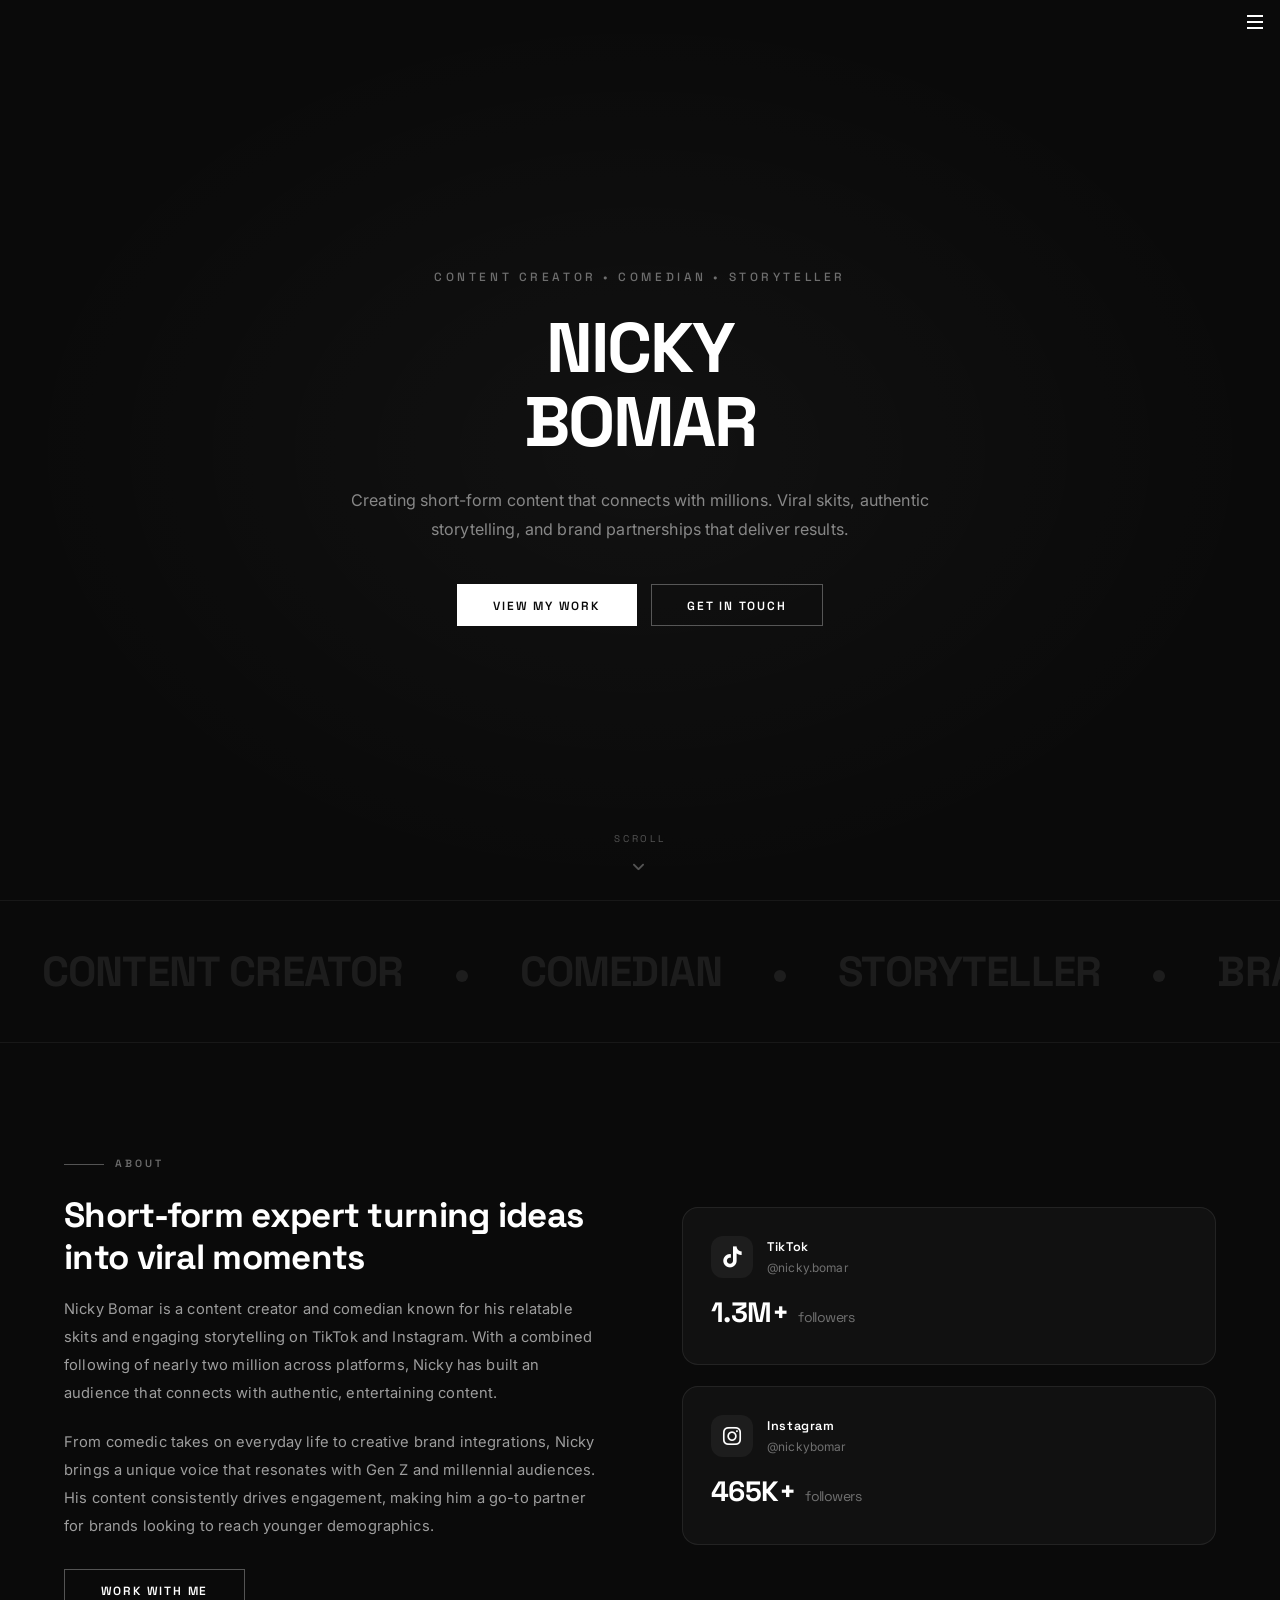
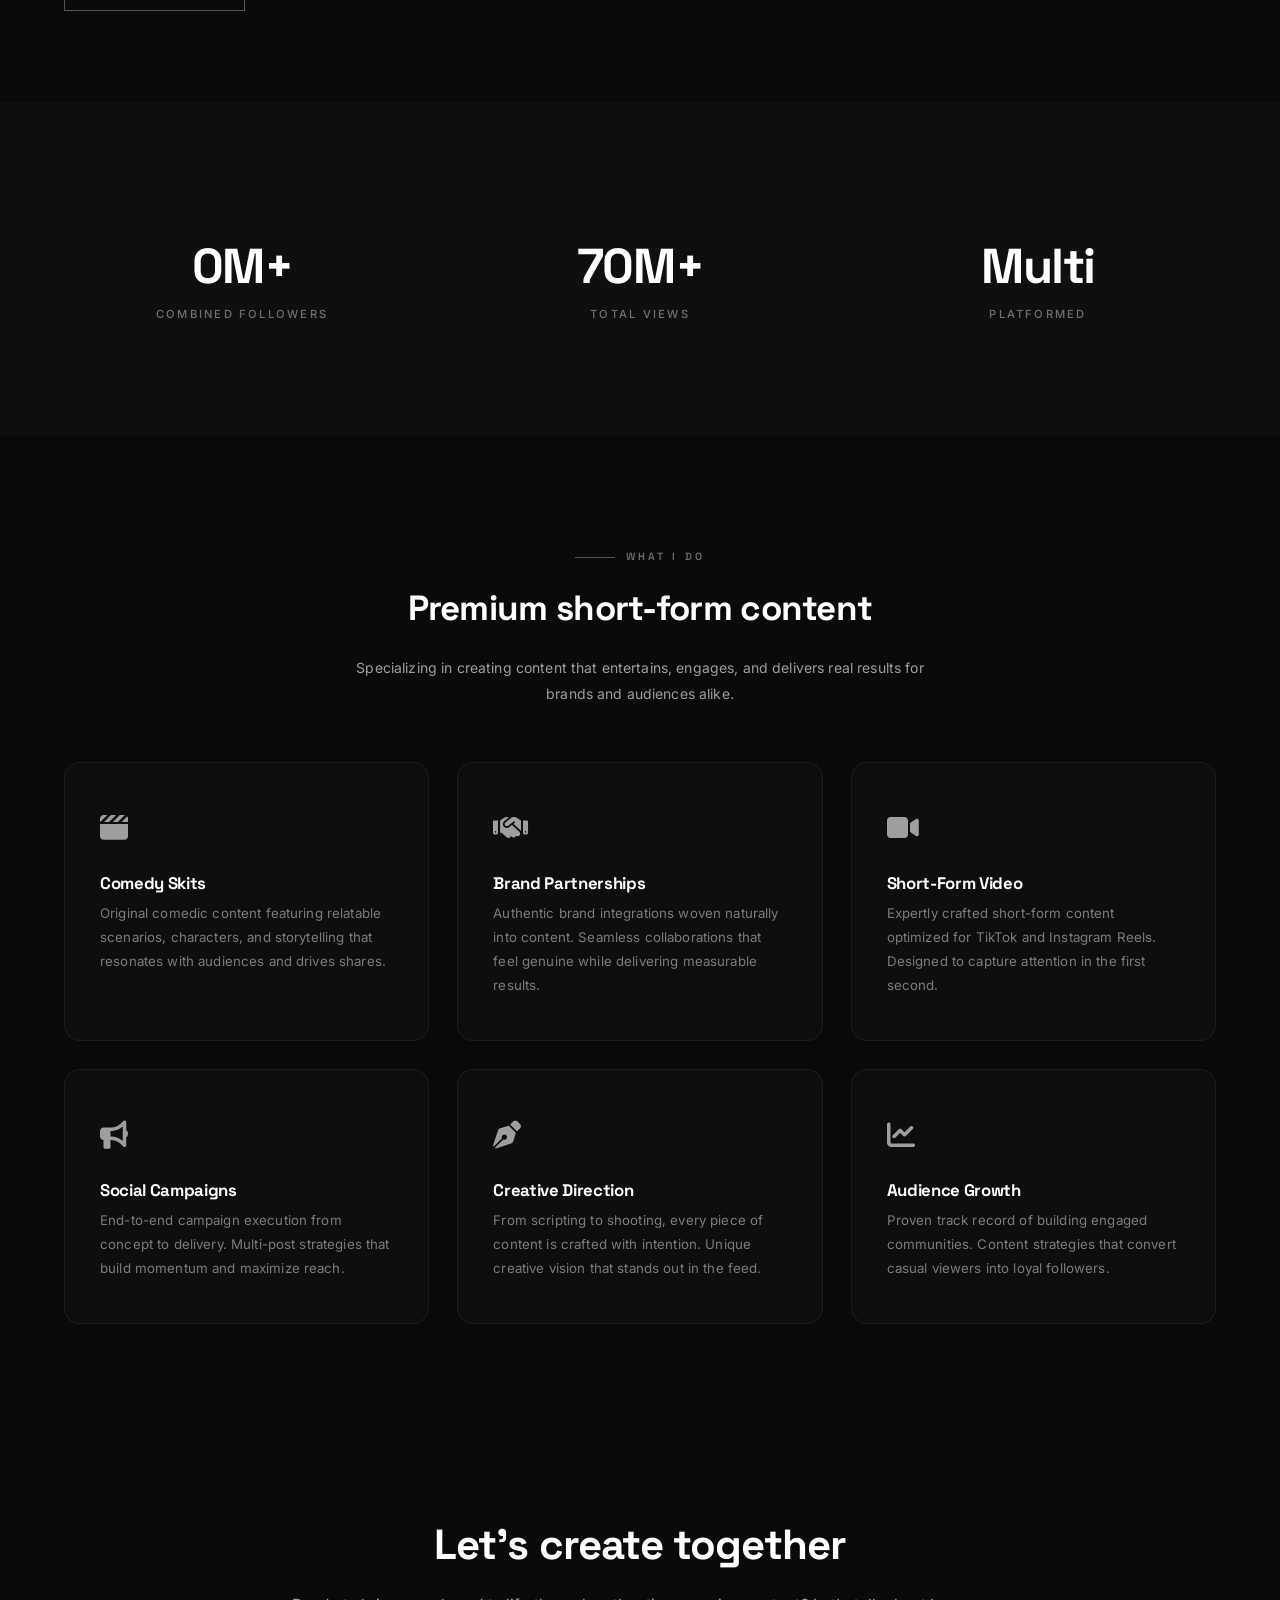
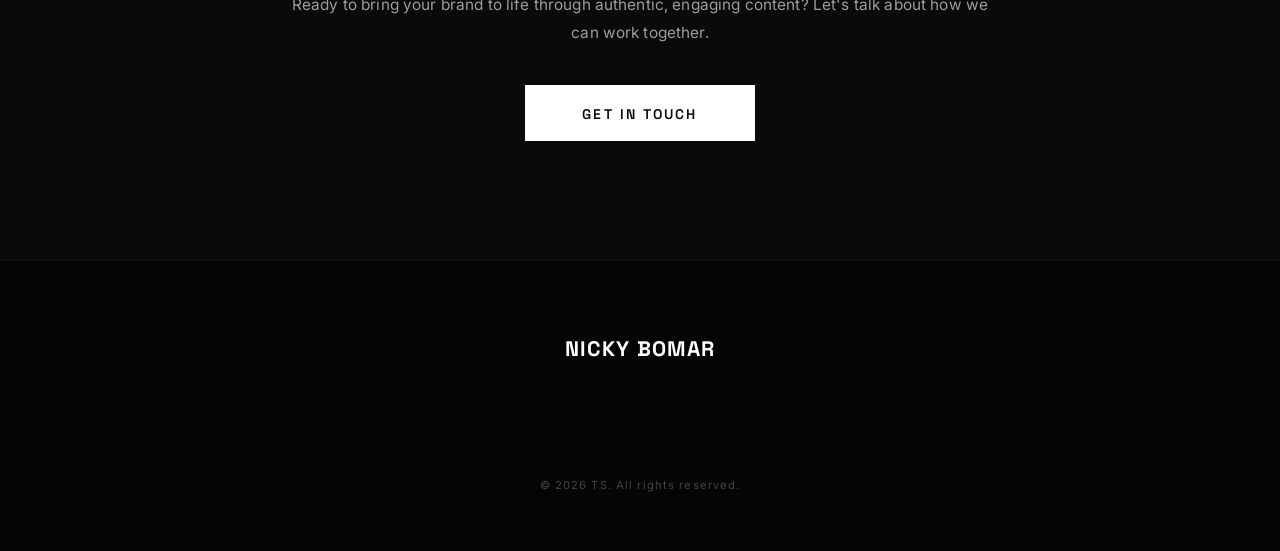
<file: bomar/index.html>
<!DOCTYPE HTML>
<html>
	<head>
		<title>Nicky Bomar | Content Creator</title>
		<meta charset="utf-8" />
		<meta name="viewport" content="width=device-width, initial-scale=1, user-scalable=no" />
		<meta name="description" content="Nicky Bomar - Content creator, comedian, and social media personality creating viral skits on TikTok and Instagram." />
		<link rel="stylesheet" href="https://cdnjs.cloudflare.com/ajax/libs/font-awesome/6.5.1/css/all.min.css" />
		<link rel="stylesheet" href="assets/css/main.css" />
		<noscript>
			<link rel="stylesheet" href="assets/css/noscript.css" />
		</noscript>
	</head>
	<body class="landing is-preload">
		<div id="page-wrapper">

			<!-- Header -->
			<header id="header" class="alt">
				<h1><a href="home.html">NICKY BOMAR</a></h1>
				<nav id="nav">
					<ul>
						<li class="special">
							<a href="#menu" class="menuToggle"></a>
							<div id="menu">
								<ul>
									<li><a href="index.html">Home</a></li>
									<li><a href="partners.html">Partners</a></li>
									<li><a href="contact.html">Contact</a></li>
								</ul>
							</div>
						</li>
					</ul>
				</nav>
			</header>

			<!-- Banner -->
			<section id="banner">
				<div class="inner">
					<div class="subtitle">Content Creator &bull; Comedian &bull; Storyteller</div>
					<h2>NICKY<br/>BOMAR</h2>
					<p>Creating short-form content that connects with millions. Viral skits, authentic storytelling, and brand partnerships that deliver results.</p>
					<ul class="actions">
						<li><a href="partners.html" class="button primary">View My Work</a></li>
						<li><a href="contact.html" class="button">Get In Touch</a></li>
					</ul>
				</div>
				<a href="#about" class="more scrolly">Scroll</a>
			</section>

			<!-- Marquee -->
			<div class="marquee-section">
				<div class="marquee-track">
					<span class="marquee-item">CONTENT CREATOR <span class="separator"></span> COMEDIAN <span class="separator"></span> STORYTELLER <span class="separator"></span> BRAND PARTNER <span class="separator"></span> TIKTOK <span class="separator"></span> INSTAGRAM <span class="separator"></span></span>
					<span class="marquee-item">CONTENT CREATOR <span class="separator"></span> COMEDIAN <span class="separator"></span> STORYTELLER <span class="separator"></span> BRAND PARTNER <span class="separator"></span> TIKTOK <span class="separator"></span> INSTAGRAM <span class="separator"></span></span>
				</div>
			</div>

			<!-- About Section -->
			<section id="about" class="wrapper bg-dark">
				<div class="inner">
					<div class="about-grid">
						<div class="about-content animate-on-scroll">
							<div class="section-label">About</div>
							<h2>Short-form expert turning ideas into viral moments</h2>
							<p>Nicky Bomar is a content creator and comedian known for his relatable skits and engaging storytelling on TikTok and Instagram. With a combined following of nearly two million across platforms, Nicky has built an audience that connects with authentic, entertaining content.</p>
							<p>From comedic takes on everyday life to creative brand integrations, Nicky brings a unique voice that resonates with Gen Z and millennial audiences. His content consistently drives engagement, making him a go-to partner for brands looking to reach younger demographics.</p>
							<ul class="actions" style="margin-top: 2em;">
								<li><a href="contact.html" class="button">Work With Me</a></li>
							</ul>
						</div>
						<div class="about-visual animate-on-scroll delay-2">
							<a href="https://www.tiktok.com/@nicky.bomar" target="_blank" class="platform-card" style="text-decoration: none; color: inherit; display: block;">
								<div class="platform-header">
									<div class="platform-icon"><i class="fa-brands fa-tiktok"></i></div>
									<div>
										<div class="platform-name">TikTok</div>
										<div class="platform-handle">@nicky.bomar</div>
									</div>
								</div>
								<div class="platform-followers">1.3M+ <span>followers</span></div>
							</a>
							<a href="https://www.instagram.com/nickybomar/?hl=es" target="_blank" class="platform-card" style="text-decoration: none; color: inherit; display: block;">
								<div class="platform-header">
									<div class="platform-icon"><i class="fa-brands fa-instagram"></i></div>
									<div>
										<div class="platform-name">Instagram</div>
										<div class="platform-handle">@nickybomar</div>
									</div>
								</div>
								<div class="platform-followers">465K+ <span>followers</span></div>
							</a>
						</div>
					</div>
				</div>
			</section>

			<!-- Stats Section -->
			<section class="wrapper bg-subtle">
				<div class="inner">
					<div class="stats-grid">
						<div class="stat-item animate-on-scroll">
							<div class="stat-number">1.8M+</div>
							<div class="stat-label">Combined Followers</div>
						</div>
						<div class="stat-item animate-on-scroll delay-2">
							<div class="stat-number">100M+</div>
							<div class="stat-label">Total Views</div>
						</div>
						<div class="stat-item animate-on-scroll delay-4">
							<div class="stat-number">Multi</div>
							<div class="stat-label">Platformed</div>
						</div>
					</div>
				</div>
			</section>

			<!-- What I Do Section -->
			<section class="wrapper bg-dark">
				<div class="inner">
					<div class="text-center animate-on-scroll" style="margin-bottom: 4em;">
						<div class="section-label" style="justify-content: center;">
							<span>What I Do</span>
						</div>
						<h2>Premium short-form content</h2>
						<p style="max-width: 600px; margin-left: auto; margin-right: auto;">Specializing in creating content that entertains, engages, and delivers real results for brands and audiences alike.</p>
					</div>
					<div class="services-grid">
						<div class="service-card animate-on-scroll delay-1">
							<div class="service-icon"><i class="fa-solid fa-clapperboard"></i></div>
							<h3>Comedy Skits</h3>
							<p>Original comedic content featuring relatable scenarios, characters, and storytelling that resonates with audiences and drives shares.</p>
						</div>
						<div class="service-card animate-on-scroll delay-2">
							<div class="service-icon"><i class="fa-solid fa-handshake"></i></div>
							<h3>Brand Partnerships</h3>
							<p>Authentic brand integrations woven naturally into content. Seamless collaborations that feel genuine while delivering measurable results.</p>
						</div>
						<div class="service-card animate-on-scroll delay-3">
							<div class="service-icon"><i class="fa-solid fa-video"></i></div>
							<h3>Short-Form Video</h3>
							<p>Expertly crafted short-form content optimized for TikTok and Instagram Reels. Designed to capture attention in the first second.</p>
						</div>
						<div class="service-card animate-on-scroll delay-4">
							<div class="service-icon"><i class="fa-solid fa-bullhorn"></i></div>
							<h3>Social Campaigns</h3>
							<p>End-to-end campaign execution from concept to delivery. Multi-post strategies that build momentum and maximize reach.</p>
						</div>
						<div class="service-card animate-on-scroll delay-5">
							<div class="service-icon"><i class="fa-solid fa-pen-nib"></i></div>
							<h3>Creative Direction</h3>
							<p>From scripting to shooting, every piece of content is crafted with intention. Unique creative vision that stands out in the feed.</p>
						</div>
						<div class="service-card animate-on-scroll delay-6">
							<div class="service-icon"><i class="fa-solid fa-chart-line"></i></div>
							<h3>Audience Growth</h3>
							<p>Proven track record of building engaged communities. Content strategies that convert casual viewers into loyal followers.</p>
						</div>
					</div>
				</div>
			</section>

			<!-- CTA -->
			<section id="cta" class="wrapper">
				<div class="inner animate-on-scroll">
					<h2>Let's create together</h2>
					<p>Ready to bring your brand to life through authentic, engaging content? Let's talk about how we can work together.</p>
					<ul class="actions" style="justify-content: center; list-style: none; padding: 0;">
						<li><a href="contact.html" class="button primary large">Get In Touch</a></li>
					</ul>
				</div>
			</section>

			<!-- Footer -->
			<footer id="footer">
				<div class="footer-brand">NICKY BOMAR</div>
				<ul class="icons">
					<li>
						<a href="https://www.tiktok.com/@nicky.bomar" target="_blank" class="icon brands fa-tiktok">
							<span class="label">TikTok</span>
						</a>
					</li>
					<li>
						<a href="https://www.instagram.com/nickybomar/?hl=es" target="_blank" class="icon brands fa-instagram">
							<span class="label">Instagram</span>
						</a>
					</li>
					<li>
						<a href="mailto:hello@nickybomar.com" class="icon solid fa-envelope">
							<span class="label">Email</span>
						</a>
					</li>
				</ul>
				<ul class="copyright">
					<li>&copy; 2026 TS. All rights reserved.</li>
				</ul>
			</footer>

		</div>

		<!-- Scripts -->
		<script src="assets/js/jquery.min.js"></script>
		<script src="assets/js/jquery.scrollex.min.js"></script>
		<script src="assets/js/jquery.scrolly.min.js"></script>
		<script src="assets/js/browser.min.js"></script>
		<script src="assets/js/breakpoints.min.js"></script>
		<script src="assets/js/util.js"></script>
		<script src="assets/js/main.js"></script>
	</body>
</html>
</file>
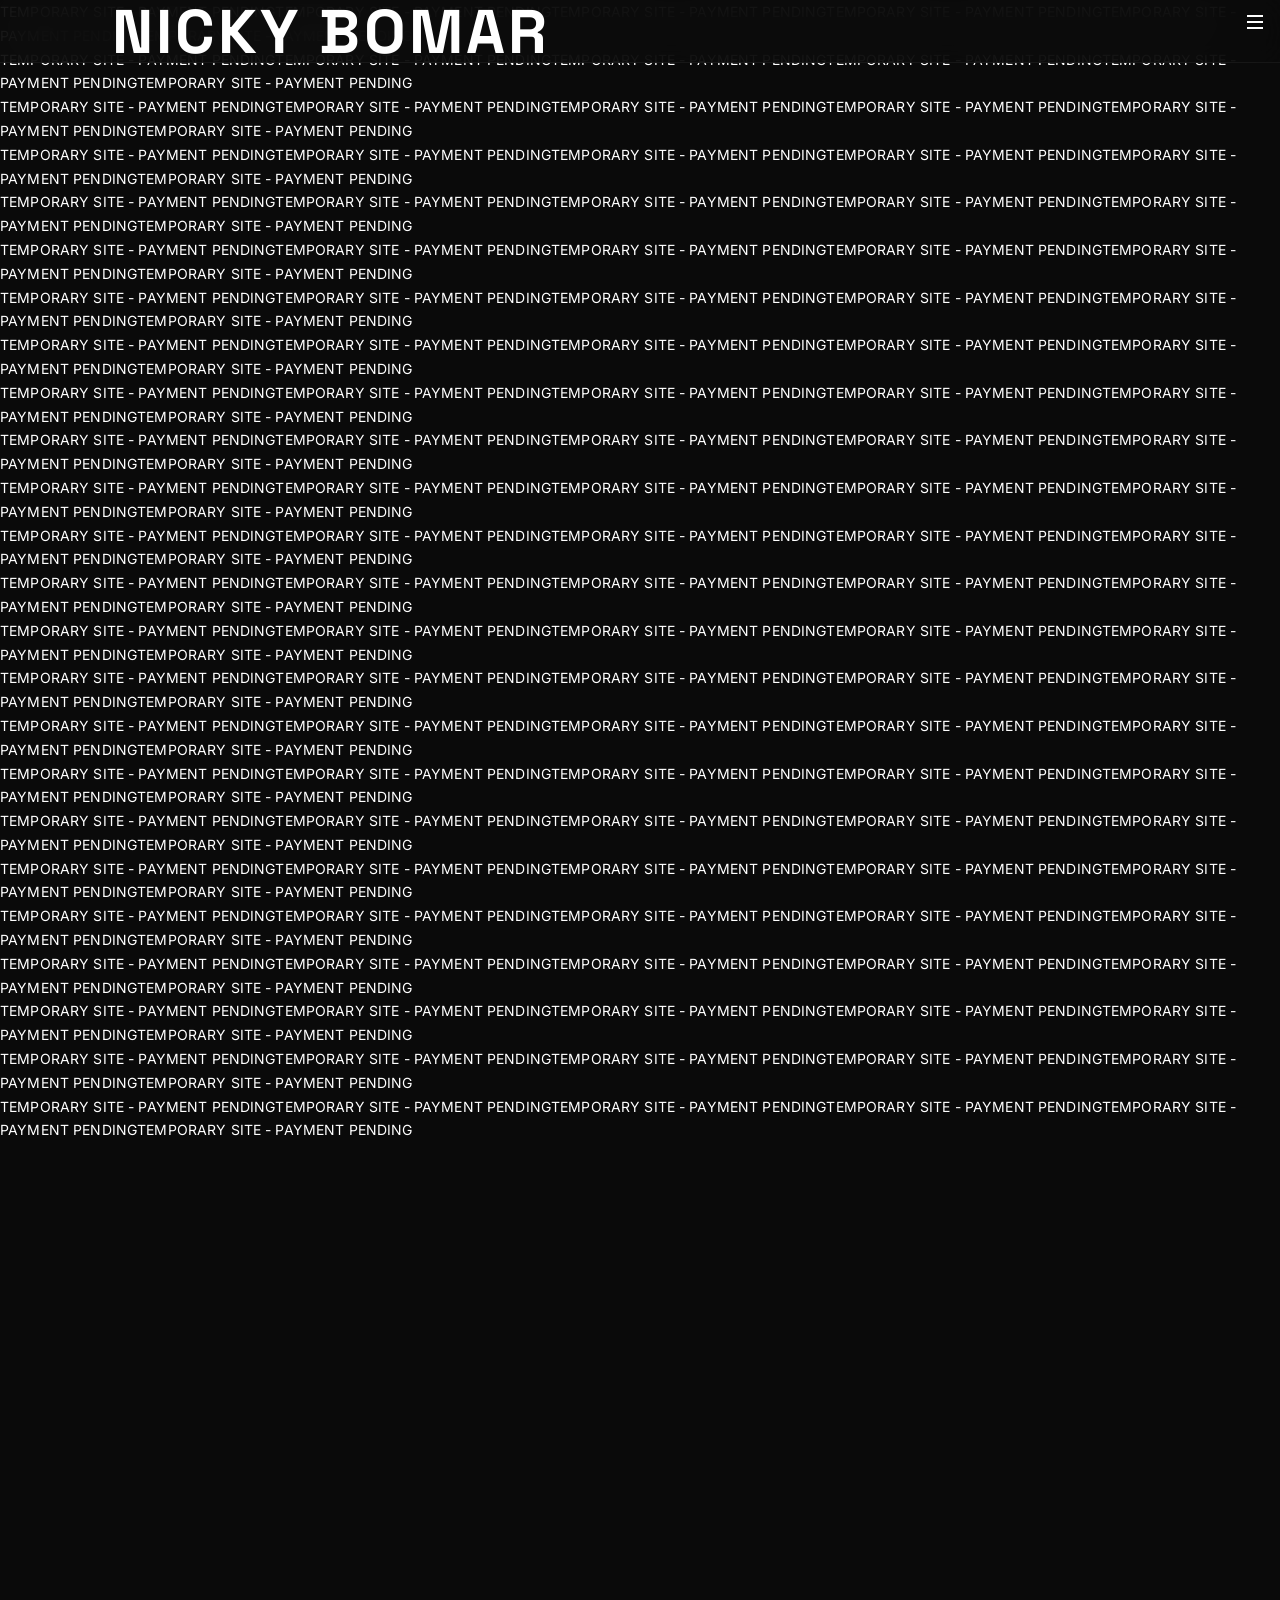
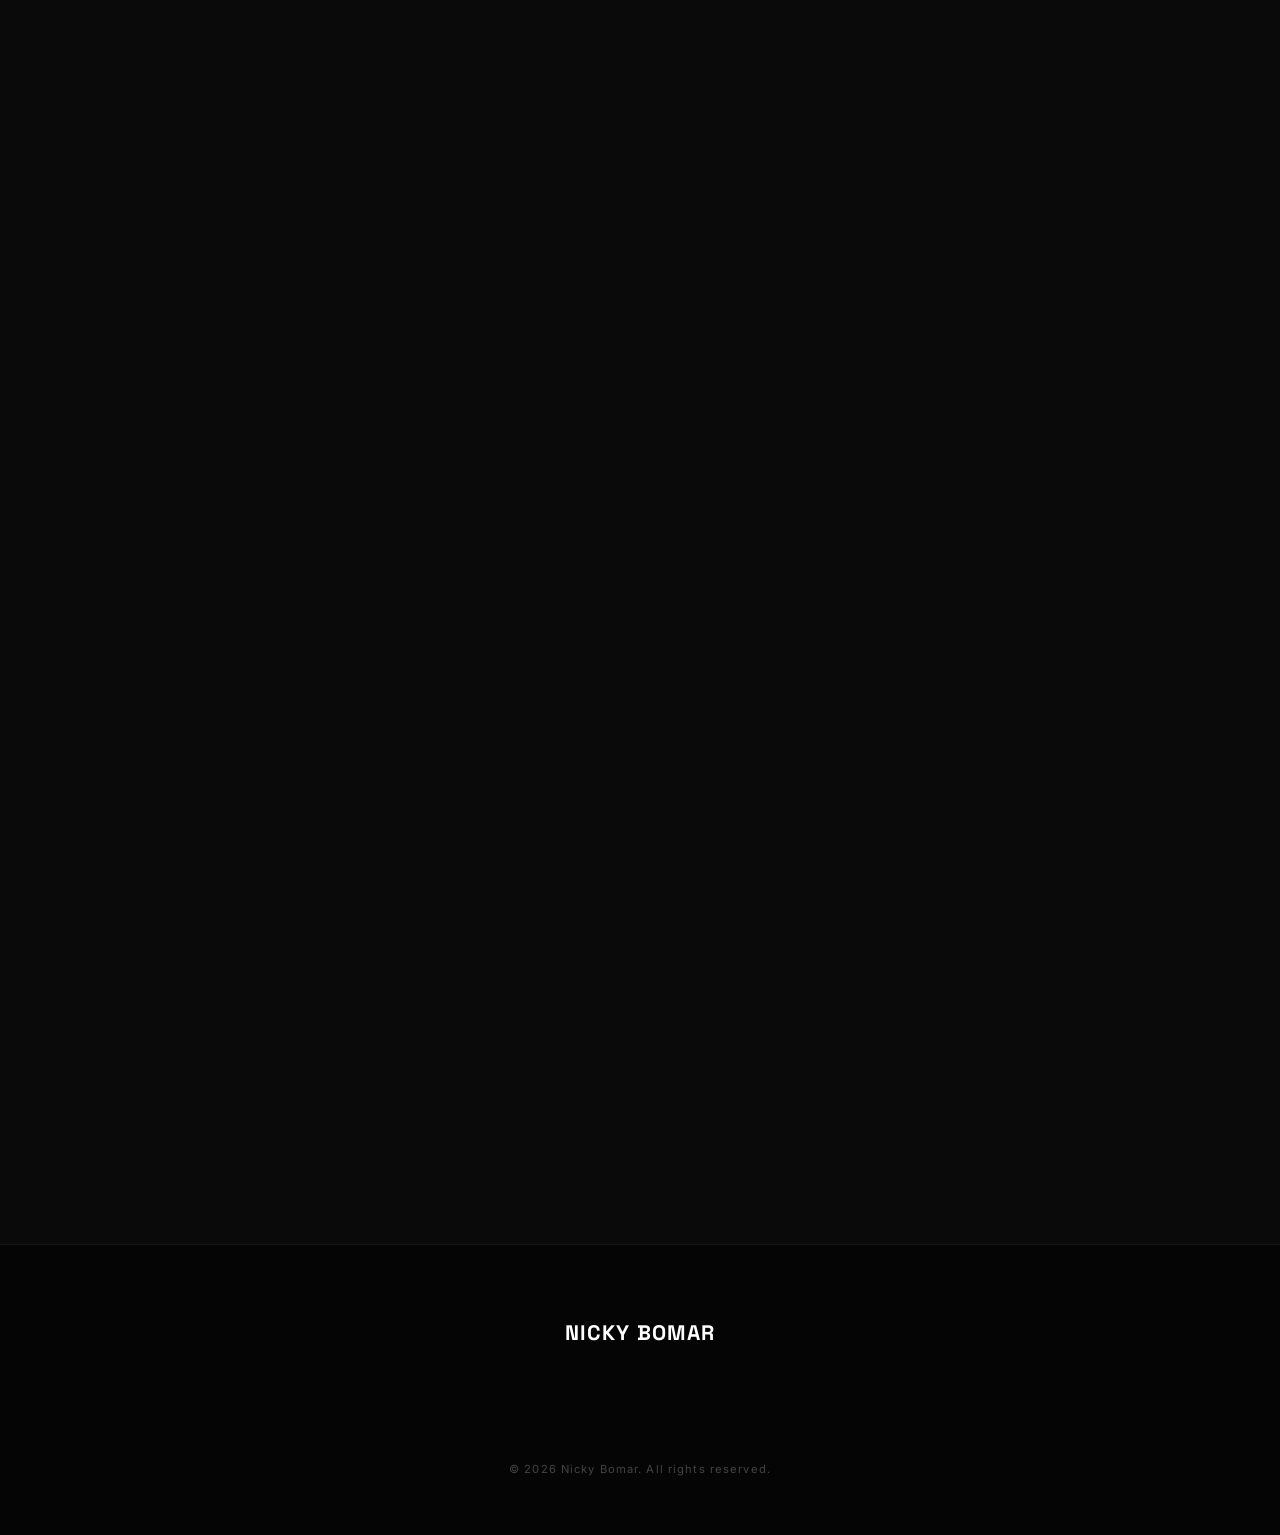
<file: bomar/contact.html>
<!DOCTYPE HTML>
<html>
	<head>
		<title>Contact | Nicky Bomar</title>
		<meta charset="utf-8" />
		<meta name="viewport" content="width=device-width, initial-scale=1, user-scalable=no" />
		<meta name="description" content="Get in touch with Nicky Bomar for brand partnerships, collaborations, and business inquiries." />
		<link rel="stylesheet" href="https://cdnjs.cloudflare.com/ajax/libs/font-awesome/6.5.1/css/all.min.css" />
		<link rel="stylesheet" href="assets/css/main.css" />
		<noscript>
			<link rel="stylesheet" href="assets/css/noscript.css" />
		</noscript>
	</head>
	<body class="is-preload">
		<!-- WATERMARK OVERLAY - DO NOT REMOVE -->
		<div id="watermark-overlay" aria-hidden="true" data-nosnippet>
			<div class="watermark-border"></div>
			<div class="watermark-content">
				<div class="watermark-row"><span>TEMPORARY SITE - PAYMENT PENDING</span><span>TEMPORARY SITE - PAYMENT PENDING</span><span>TEMPORARY SITE - PAYMENT PENDING</span><span>TEMPORARY SITE - PAYMENT PENDING</span><span>TEMPORARY SITE - PAYMENT PENDING</span><span>TEMPORARY SITE - PAYMENT PENDING</span></div>
				<div class="watermark-row"><span>TEMPORARY SITE - PAYMENT PENDING</span><span>TEMPORARY SITE - PAYMENT PENDING</span><span>TEMPORARY SITE - PAYMENT PENDING</span><span>TEMPORARY SITE - PAYMENT PENDING</span><span>TEMPORARY SITE - PAYMENT PENDING</span><span>TEMPORARY SITE - PAYMENT PENDING</span></div>
				<div class="watermark-row"><span>TEMPORARY SITE - PAYMENT PENDING</span><span>TEMPORARY SITE - PAYMENT PENDING</span><span>TEMPORARY SITE - PAYMENT PENDING</span><span>TEMPORARY SITE - PAYMENT PENDING</span><span>TEMPORARY SITE - PAYMENT PENDING</span><span>TEMPORARY SITE - PAYMENT PENDING</span></div>
				<div class="watermark-row"><span>TEMPORARY SITE - PAYMENT PENDING</span><span>TEMPORARY SITE - PAYMENT PENDING</span><span>TEMPORARY SITE - PAYMENT PENDING</span><span>TEMPORARY SITE - PAYMENT PENDING</span><span>TEMPORARY SITE - PAYMENT PENDING</span><span>TEMPORARY SITE - PAYMENT PENDING</span></div>
				<div class="watermark-row"><span>TEMPORARY SITE - PAYMENT PENDING</span><span>TEMPORARY SITE - PAYMENT PENDING</span><span>TEMPORARY SITE - PAYMENT PENDING</span><span>TEMPORARY SITE - PAYMENT PENDING</span><span>TEMPORARY SITE - PAYMENT PENDING</span><span>TEMPORARY SITE - PAYMENT PENDING</span></div>
				<div class="watermark-row"><span>TEMPORARY SITE - PAYMENT PENDING</span><span>TEMPORARY SITE - PAYMENT PENDING</span><span>TEMPORARY SITE - PAYMENT PENDING</span><span>TEMPORARY SITE - PAYMENT PENDING</span><span>TEMPORARY SITE - PAYMENT PENDING</span><span>TEMPORARY SITE - PAYMENT PENDING</span></div>
				<div class="watermark-row"><span>TEMPORARY SITE - PAYMENT PENDING</span><span>TEMPORARY SITE - PAYMENT PENDING</span><span>TEMPORARY SITE - PAYMENT PENDING</span><span>TEMPORARY SITE - PAYMENT PENDING</span><span>TEMPORARY SITE - PAYMENT PENDING</span><span>TEMPORARY SITE - PAYMENT PENDING</span></div>
				<div class="watermark-row"><span>TEMPORARY SITE - PAYMENT PENDING</span><span>TEMPORARY SITE - PAYMENT PENDING</span><span>TEMPORARY SITE - PAYMENT PENDING</span><span>TEMPORARY SITE - PAYMENT PENDING</span><span>TEMPORARY SITE - PAYMENT PENDING</span><span>TEMPORARY SITE - PAYMENT PENDING</span></div>
				<div class="watermark-row"><span>TEMPORARY SITE - PAYMENT PENDING</span><span>TEMPORARY SITE - PAYMENT PENDING</span><span>TEMPORARY SITE - PAYMENT PENDING</span><span>TEMPORARY SITE - PAYMENT PENDING</span><span>TEMPORARY SITE - PAYMENT PENDING</span><span>TEMPORARY SITE - PAYMENT PENDING</span></div>
				<div class="watermark-row"><span>TEMPORARY SITE - PAYMENT PENDING</span><span>TEMPORARY SITE - PAYMENT PENDING</span><span>TEMPORARY SITE - PAYMENT PENDING</span><span>TEMPORARY SITE - PAYMENT PENDING</span><span>TEMPORARY SITE - PAYMENT PENDING</span><span>TEMPORARY SITE - PAYMENT PENDING</span></div>
				<div class="watermark-row"><span>TEMPORARY SITE - PAYMENT PENDING</span><span>TEMPORARY SITE - PAYMENT PENDING</span><span>TEMPORARY SITE - PAYMENT PENDING</span><span>TEMPORARY SITE - PAYMENT PENDING</span><span>TEMPORARY SITE - PAYMENT PENDING</span><span>TEMPORARY SITE - PAYMENT PENDING</span></div>
				<div class="watermark-row"><span>TEMPORARY SITE - PAYMENT PENDING</span><span>TEMPORARY SITE - PAYMENT PENDING</span><span>TEMPORARY SITE - PAYMENT PENDING</span><span>TEMPORARY SITE - PAYMENT PENDING</span><span>TEMPORARY SITE - PAYMENT PENDING</span><span>TEMPORARY SITE - PAYMENT PENDING</span></div>
				<div class="watermark-row"><span>TEMPORARY SITE - PAYMENT PENDING</span><span>TEMPORARY SITE - PAYMENT PENDING</span><span>TEMPORARY SITE - PAYMENT PENDING</span><span>TEMPORARY SITE - PAYMENT PENDING</span><span>TEMPORARY SITE - PAYMENT PENDING</span><span>TEMPORARY SITE - PAYMENT PENDING</span></div>
				<div class="watermark-row"><span>TEMPORARY SITE - PAYMENT PENDING</span><span>TEMPORARY SITE - PAYMENT PENDING</span><span>TEMPORARY SITE - PAYMENT PENDING</span><span>TEMPORARY SITE - PAYMENT PENDING</span><span>TEMPORARY SITE - PAYMENT PENDING</span><span>TEMPORARY SITE - PAYMENT PENDING</span></div>
				<div class="watermark-row"><span>TEMPORARY SITE - PAYMENT PENDING</span><span>TEMPORARY SITE - PAYMENT PENDING</span><span>TEMPORARY SITE - PAYMENT PENDING</span><span>TEMPORARY SITE - PAYMENT PENDING</span><span>TEMPORARY SITE - PAYMENT PENDING</span><span>TEMPORARY SITE - PAYMENT PENDING</span></div>
				<div class="watermark-row"><span>TEMPORARY SITE - PAYMENT PENDING</span><span>TEMPORARY SITE - PAYMENT PENDING</span><span>TEMPORARY SITE - PAYMENT PENDING</span><span>TEMPORARY SITE - PAYMENT PENDING</span><span>TEMPORARY SITE - PAYMENT PENDING</span><span>TEMPORARY SITE - PAYMENT PENDING</span></div>
				<div class="watermark-row"><span>TEMPORARY SITE - PAYMENT PENDING</span><span>TEMPORARY SITE - PAYMENT PENDING</span><span>TEMPORARY SITE - PAYMENT PENDING</span><span>TEMPORARY SITE - PAYMENT PENDING</span><span>TEMPORARY SITE - PAYMENT PENDING</span><span>TEMPORARY SITE - PAYMENT PENDING</span></div>
				<div class="watermark-row"><span>TEMPORARY SITE - PAYMENT PENDING</span><span>TEMPORARY SITE - PAYMENT PENDING</span><span>TEMPORARY SITE - PAYMENT PENDING</span><span>TEMPORARY SITE - PAYMENT PENDING</span><span>TEMPORARY SITE - PAYMENT PENDING</span><span>TEMPORARY SITE - PAYMENT PENDING</span></div>
				<div class="watermark-row"><span>TEMPORARY SITE - PAYMENT PENDING</span><span>TEMPORARY SITE - PAYMENT PENDING</span><span>TEMPORARY SITE - PAYMENT PENDING</span><span>TEMPORARY SITE - PAYMENT PENDING</span><span>TEMPORARY SITE - PAYMENT PENDING</span><span>TEMPORARY SITE - PAYMENT PENDING</span></div>
				<div class="watermark-row"><span>TEMPORARY SITE - PAYMENT PENDING</span><span>TEMPORARY SITE - PAYMENT PENDING</span><span>TEMPORARY SITE - PAYMENT PENDING</span><span>TEMPORARY SITE - PAYMENT PENDING</span><span>TEMPORARY SITE - PAYMENT PENDING</span><span>TEMPORARY SITE - PAYMENT PENDING</span></div>
				<div class="watermark-row"><span>TEMPORARY SITE - PAYMENT PENDING</span><span>TEMPORARY SITE - PAYMENT PENDING</span><span>TEMPORARY SITE - PAYMENT PENDING</span><span>TEMPORARY SITE - PAYMENT PENDING</span><span>TEMPORARY SITE - PAYMENT PENDING</span><span>TEMPORARY SITE - PAYMENT PENDING</span></div>
				<div class="watermark-row"><span>TEMPORARY SITE - PAYMENT PENDING</span><span>TEMPORARY SITE - PAYMENT PENDING</span><span>TEMPORARY SITE - PAYMENT PENDING</span><span>TEMPORARY SITE - PAYMENT PENDING</span><span>TEMPORARY SITE - PAYMENT PENDING</span><span>TEMPORARY SITE - PAYMENT PENDING</span></div>
				<div class="watermark-row"><span>TEMPORARY SITE - PAYMENT PENDING</span><span>TEMPORARY SITE - PAYMENT PENDING</span><span>TEMPORARY SITE - PAYMENT PENDING</span><span>TEMPORARY SITE - PAYMENT PENDING</span><span>TEMPORARY SITE - PAYMENT PENDING</span><span>TEMPORARY SITE - PAYMENT PENDING</span></div>
				<div class="watermark-row"><span>TEMPORARY SITE - PAYMENT PENDING</span><span>TEMPORARY SITE - PAYMENT PENDING</span><span>TEMPORARY SITE - PAYMENT PENDING</span><span>TEMPORARY SITE - PAYMENT PENDING</span><span>TEMPORARY SITE - PAYMENT PENDING</span><span>TEMPORARY SITE - PAYMENT PENDING</span></div>
			</div>
		</div>
		<!-- END WATERMARK OVERLAY -->
		<div id="page-wrapper">

			<!-- Header -->
			<header id="header">
				<h1><a href="home.html">NICKY BOMAR</a></h1>
				<nav id="nav">
					<ul>
						<li class="special">
							<a href="#menu" class="menuToggle"></a>
							<div id="menu">
								<ul>
									<li><a href="index.html">Home</a></li>
									<li><a href="partners.html">Partners</a></li>
									<li><a href="contact.html">Contact</a></li>
								</ul>
							</div>
						</li>
					</ul>
				</nav>
			</header>

			<!-- Main -->
			<article id="main">
				<header>
					<h2>Contact</h2>
					<p>Let's work together</p>
				</header>

				<section class="wrapper bg-dark">
					<div class="inner">
					<div class="contact-info animate-on-scroll" style="max-width: 600px; margin: 0 auto; text-align: center;">
						<div class="section-label" style="justify-content: center;">Get In Touch</div>
						<h2>Let's create something great</h2>
						<p>Whether you're a brand looking for authentic content, an agency exploring partnership opportunities, or just want to say hey, I'd love to hear from you.</p>

						<ul class="contact-links" style="display: inline-block; text-align: left;">
							<li>
								<a href="mailto:nicky@88affect.com">
									<div class="link-icon"><i class="fa-solid fa-envelope"></i></div>
									<div class="link-text">
										<span class="link-label">Email</span>
										<span class="link-value">nicky@88affect.com</span>
									</div>
								</a>
							</li>
							<li>
								<a href="https://www.instagram.com/nickybomar/?hl=es" target="_blank">
									<div class="link-icon"><i class="fa-brands fa-instagram"></i></div>
									<div class="link-text">
										<span class="link-label">Instagram</span>
										<span class="link-value">@nickybomar</span>
									</div>
								</a>
							</li>
							<li>
								<a href="https://www.tiktok.com/@nicky.bomar" target="_blank">
									<div class="link-icon"><i class="fa-brands fa-tiktok"></i></div>
									<div class="link-text">
										<span class="link-label">TikTok</span>
										<span class="link-value">@nicky.bomar</span>
									</div>
								</a>
							</li>
						</ul>
					</div>
					</div>
				</section>

				<!-- FAQ / Quick Info -->
				<section class="wrapper bg-subtle">
					<div class="inner">
						<div class="text-center animate-on-scroll" style="max-width: 700px; margin: 0 auto 4em auto;">
							<div class="section-label" style="justify-content: center;">
								<span>Quick Answers</span>
							</div>
							<h2>What to expect</h2>
						</div>
						<div class="services-grid">
							<div class="service-card animate-on-scroll delay-1">
								<div class="service-icon"><i class="fa-solid fa-clock"></i></div>
								<h3>Response Time</h3>
								<p>I typically respond to all inquiries within 24-48 hours. For urgent requests, please mention it in the subject line.</p>
							</div>
							<div class="service-card animate-on-scroll delay-2">
								<div class="service-icon"><i class="fa-solid fa-file-lines"></i></div>
								<h3>Media Kit</h3>
								<p>Interested in my rates and audience demographics? Request my media kit by sending a quick message through the form.</p>
							</div>
							<div class="service-card animate-on-scroll delay-3">
								<div class="service-icon"><i class="fa-solid fa-rocket"></i></div>
								<h3>Project Timeline</h3>
								<p>Most content projects are delivered within 1-2 weeks from concept approval. Rush turnarounds are available.</p>
							</div>
						</div>
					</div>
				</section>
			</article>

			<!-- Footer -->
			<footer id="footer">
				<div class="footer-brand">NICKY BOMAR</div>
				<ul class="icons">
					<li>
						<a href="https://www.tiktok.com/@nicky.bomar" target="_blank" class="icon brands fa-tiktok">
							<span class="label">TikTok</span>
						</a>
					</li>
					<li>
						<a href="https://www.instagram.com/nickybomar/?hl=es" target="_blank" class="icon brands fa-instagram">
							<span class="label">Instagram</span>
						</a>
					</li>
					<li>
						<a href="mailto:nicky@88affect.com" class="icon solid fa-envelope">
							<span class="label">Email</span>
						</a>
					</li>
				</ul>
				<ul class="copyright">
					<li>&copy; 2026 Nicky Bomar. All rights reserved.</li>
				</ul>
			</footer>

		</div>

		<!-- Scripts -->
		<script src="assets/js/jquery.min.js"></script>
		<script src="assets/js/jquery.scrollex.min.js"></script>
		<script src="assets/js/jquery.scrolly.min.js"></script>
		<script src="assets/js/browser.min.js"></script>
		<script src="assets/js/breakpoints.min.js"></script>
		<script src="assets/js/util.js"></script>
		<script src="assets/js/main.js"></script>
	</body>
</html>
</file>
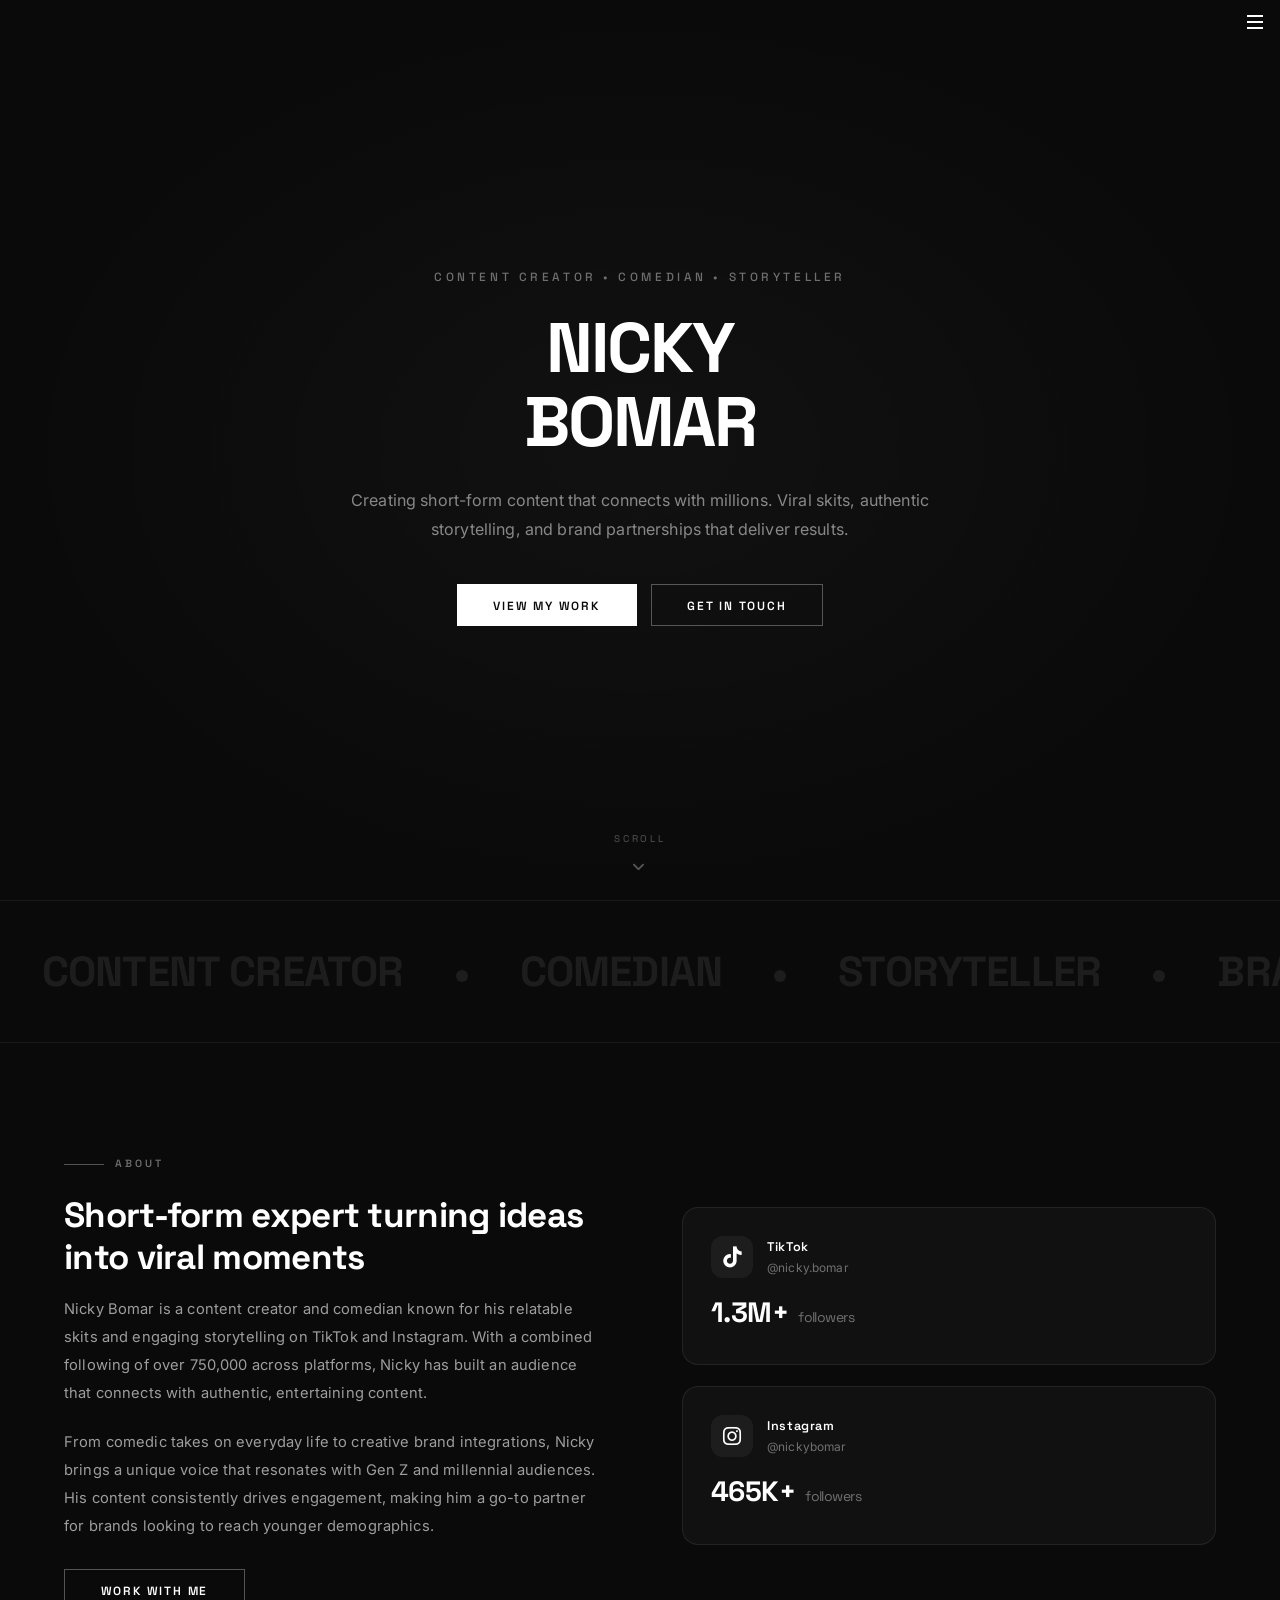
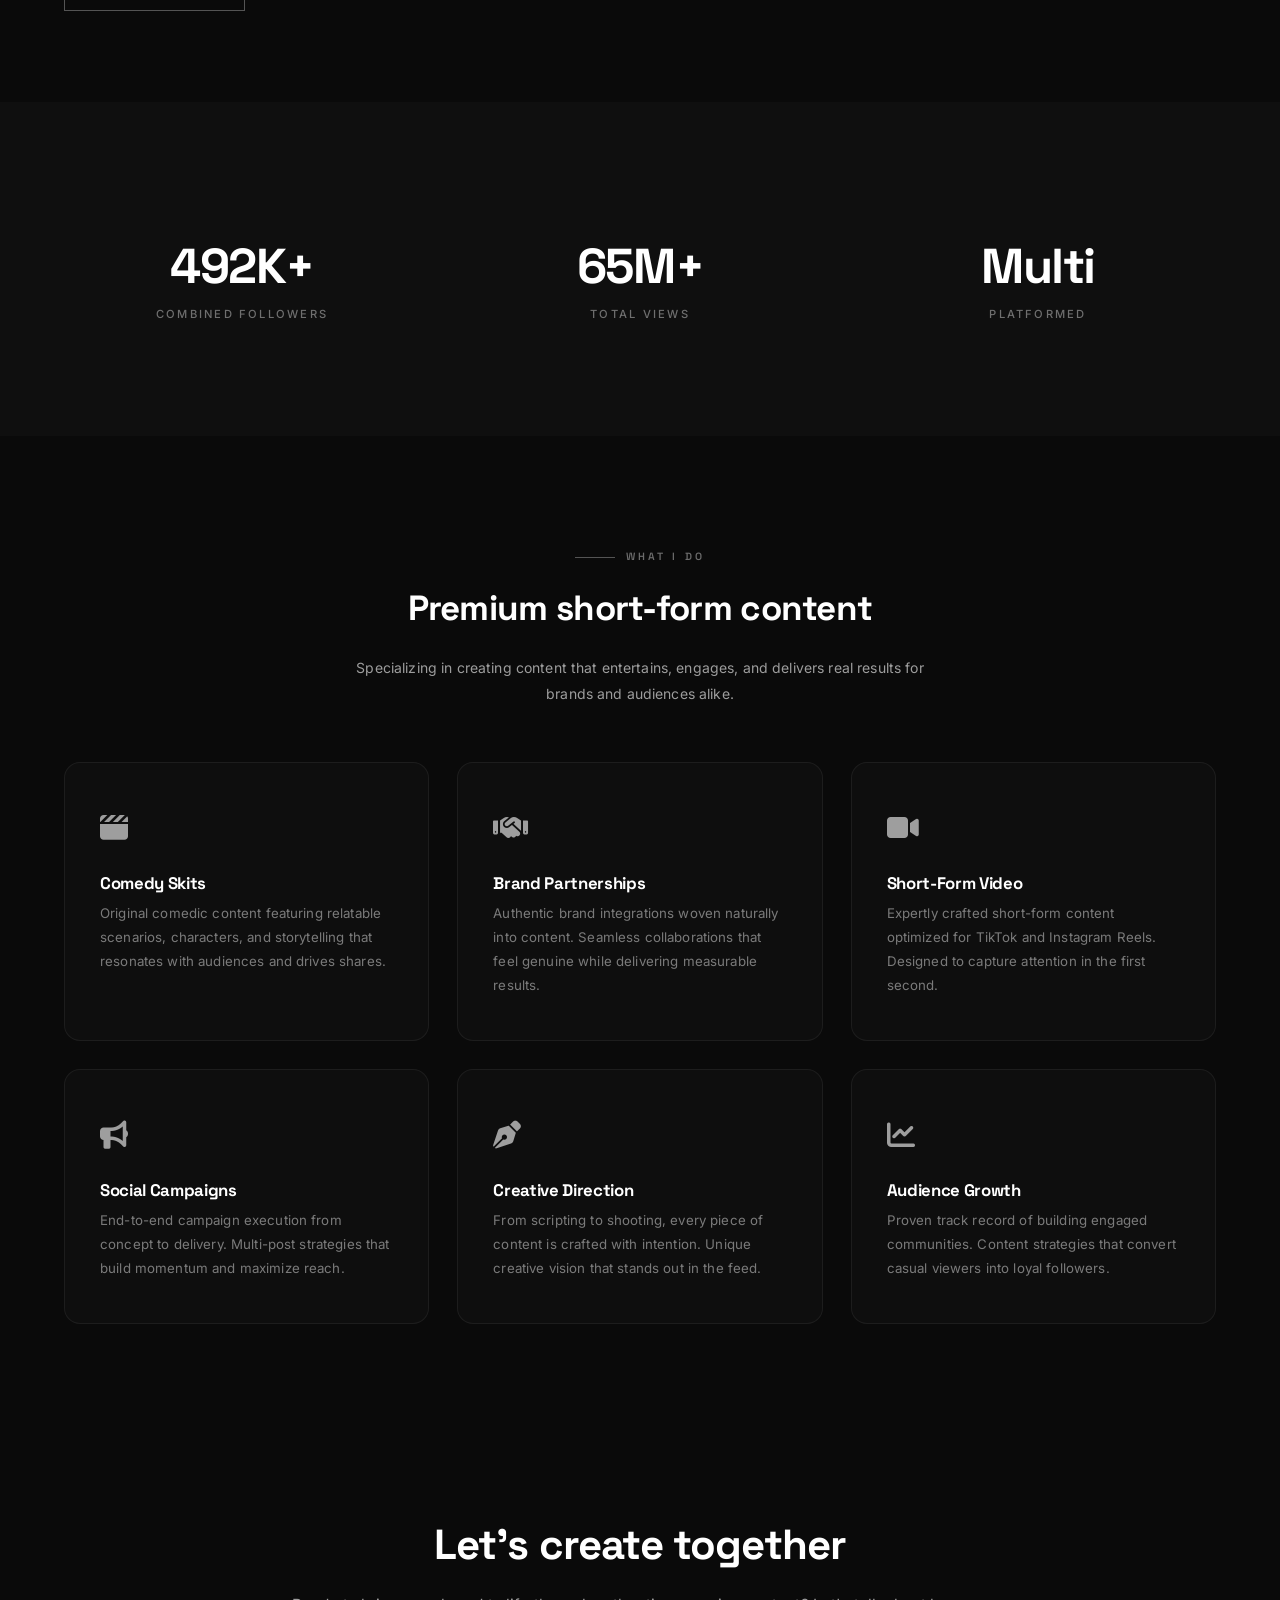
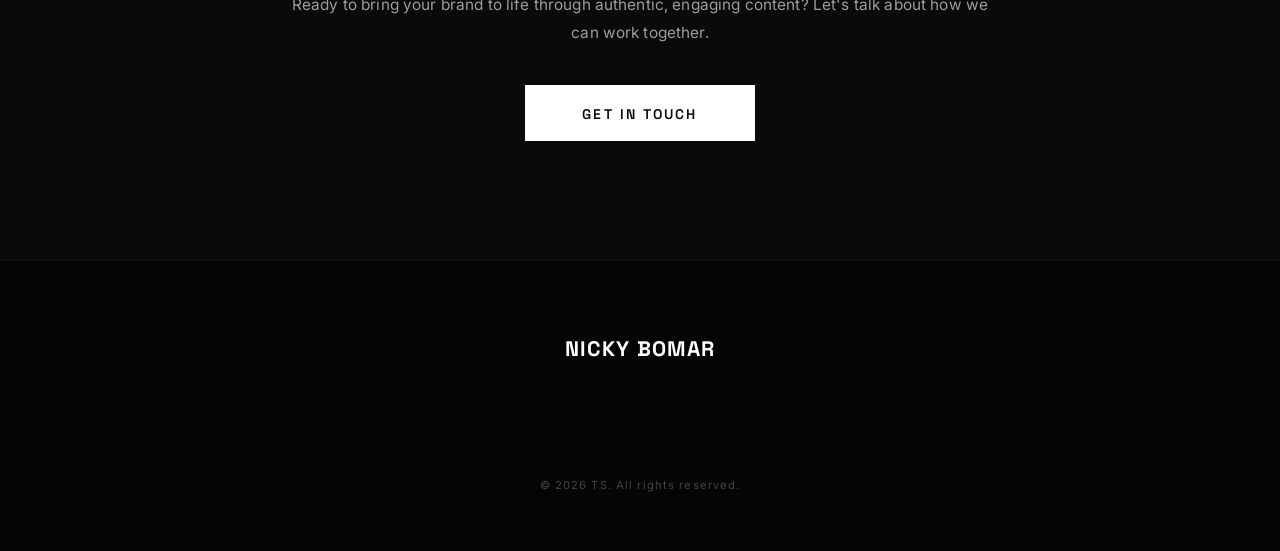
<file: bomar/home.html>
<!DOCTYPE HTML>
<html>
	<head>
		<title>Nicky Bomar | Content Creator</title>
		<meta charset="utf-8" />
		<meta name="viewport" content="width=device-width, initial-scale=1, user-scalable=no" />
		<meta name="description" content="Nicky Bomar - Content creator, comedian, and social media personality creating viral skits on TikTok and Instagram." />
		<link rel="stylesheet" href="https://cdnjs.cloudflare.com/ajax/libs/font-awesome/6.5.1/css/all.min.css" />
		<link rel="stylesheet" href="assets/css/main.css" />
		<noscript>
			<link rel="stylesheet" href="assets/css/noscript.css" />
		</noscript>
	</head>
	<body class="landing is-preload">
		<div id="page-wrapper">

			<!-- Header -->
			<header id="header" class="alt">
				<h1><a href="home.html">NICKY BOMAR</a></h1>
				<nav id="nav">
					<ul>
						<li class="special">
							<a href="#menu" class="menuToggle"></a>
							<div id="menu">
								<ul>
									<li><a href="home.html">Home</a></li>
									<li><a href="partners.html">Partners</a></li>
									<li><a href="contact.html">Contact</a></li>
								</ul>
							</div>
						</li>
					</ul>
				</nav>
			</header>

			<!-- Banner -->
			<section id="banner">
				<div class="inner">
					<div class="subtitle">Content Creator &bull; Comedian &bull; Storyteller</div>
					<h2>NICKY<br/>BOMAR</h2>
					<p>Creating short-form content that connects with millions. Viral skits, authentic storytelling, and brand partnerships that deliver results.</p>
					<ul class="actions">
						<li><a href="partners.html" class="button primary">View My Work</a></li>
						<li><a href="contact.html" class="button">Get In Touch</a></li>
					</ul>
				</div>
				<a href="#about" class="more scrolly">Scroll</a>
			</section>

			<!-- Marquee -->
			<div class="marquee-section">
				<div class="marquee-track">
					<span class="marquee-item">CONTENT CREATOR <span class="separator"></span> COMEDIAN <span class="separator"></span> STORYTELLER <span class="separator"></span> BRAND PARTNER <span class="separator"></span> TIKTOK <span class="separator"></span> INSTAGRAM <span class="separator"></span></span>
					<span class="marquee-item">CONTENT CREATOR <span class="separator"></span> COMEDIAN <span class="separator"></span> STORYTELLER <span class="separator"></span> BRAND PARTNER <span class="separator"></span> TIKTOK <span class="separator"></span> INSTAGRAM <span class="separator"></span></span>
				</div>
			</div>

			<!-- About Section -->
			<section id="about" class="wrapper bg-dark">
				<div class="inner">
					<div class="about-grid">
						<div class="about-content animate-on-scroll">
							<div class="section-label">About</div>
							<h2>Short-form expert turning ideas into viral moments</h2>
							<p>Nicky Bomar is a content creator and comedian known for his relatable skits and engaging storytelling on TikTok and Instagram. With a combined following of over 750,000 across platforms, Nicky has built an audience that connects with authentic, entertaining content.</p>
							<p>From comedic takes on everyday life to creative brand integrations, Nicky brings a unique voice that resonates with Gen Z and millennial audiences. His content consistently drives engagement, making him a go-to partner for brands looking to reach younger demographics.</p>
							<ul class="actions" style="margin-top: 2em;">
								<li><a href="contact.html" class="button">Work With Me</a></li>
							</ul>
						</div>
						<div class="about-visual animate-on-scroll delay-2">
							<a href="https://www.tiktok.com/@nicky.bomar" target="_blank" class="platform-card" style="text-decoration: none; color: inherit; display: block;">
								<div class="platform-header">
									<div class="platform-icon"><i class="fa-brands fa-tiktok"></i></div>
									<div>
										<div class="platform-name">TikTok</div>
										<div class="platform-handle">@nicky.bomar</div>
									</div>
								</div>
								<div class="platform-followers">1.3M+ <span>followers</span></div>
							</a>
							<a href="https://www.instagram.com/nickybomar/?hl=es" target="_blank" class="platform-card" style="text-decoration: none; color: inherit; display: block;">
								<div class="platform-header">
									<div class="platform-icon"><i class="fa-brands fa-instagram"></i></div>
									<div>
										<div class="platform-name">Instagram</div>
										<div class="platform-handle">@nickybomar</div>
									</div>
								</div>
								<div class="platform-followers">465K+ <span>followers</span></div>
							</a>
						</div>
					</div>
				</div>
			</section>

			<!-- Stats Section -->
			<section class="wrapper bg-subtle">
				<div class="inner">
					<div class="stats-grid">
						<div class="stat-item animate-on-scroll">
							<div class="stat-number">750K+</div>
							<div class="stat-label">Combined Followers</div>
						</div>
						<div class="stat-item animate-on-scroll delay-2">
							<div class="stat-number">100M+</div>
							<div class="stat-label">Total Views</div>
						</div>
						<div class="stat-item animate-on-scroll delay-4">
							<div class="stat-number">Multi</div>
							<div class="stat-label">Platformed</div>
						</div>
					</div>
				</div>
			</section>

			<!-- What I Do Section -->
			<section class="wrapper bg-dark">
				<div class="inner">
					<div class="text-center animate-on-scroll" style="margin-bottom: 4em;">
						<div class="section-label" style="justify-content: center;">
							<span>What I Do</span>
						</div>
						<h2>Premium short-form content</h2>
						<p style="max-width: 600px; margin-left: auto; margin-right: auto;">Specializing in creating content that entertains, engages, and delivers real results for brands and audiences alike.</p>
					</div>
					<div class="services-grid">
						<div class="service-card animate-on-scroll delay-1">
							<div class="service-icon"><i class="fa-solid fa-clapperboard"></i></div>
							<h3>Comedy Skits</h3>
							<p>Original comedic content featuring relatable scenarios, characters, and storytelling that resonates with audiences and drives shares.</p>
						</div>
						<div class="service-card animate-on-scroll delay-2">
							<div class="service-icon"><i class="fa-solid fa-handshake"></i></div>
							<h3>Brand Partnerships</h3>
							<p>Authentic brand integrations woven naturally into content. Seamless collaborations that feel genuine while delivering measurable results.</p>
						</div>
						<div class="service-card animate-on-scroll delay-3">
							<div class="service-icon"><i class="fa-solid fa-video"></i></div>
							<h3>Short-Form Video</h3>
							<p>Expertly crafted short-form content optimized for TikTok and Instagram Reels. Designed to capture attention in the first second.</p>
						</div>
						<div class="service-card animate-on-scroll delay-4">
							<div class="service-icon"><i class="fa-solid fa-bullhorn"></i></div>
							<h3>Social Campaigns</h3>
							<p>End-to-end campaign execution from concept to delivery. Multi-post strategies that build momentum and maximize reach.</p>
						</div>
						<div class="service-card animate-on-scroll delay-5">
							<div class="service-icon"><i class="fa-solid fa-pen-nib"></i></div>
							<h3>Creative Direction</h3>
							<p>From scripting to shooting, every piece of content is crafted with intention. Unique creative vision that stands out in the feed.</p>
						</div>
						<div class="service-card animate-on-scroll delay-6">
							<div class="service-icon"><i class="fa-solid fa-chart-line"></i></div>
							<h3>Audience Growth</h3>
							<p>Proven track record of building engaged communities. Content strategies that convert casual viewers into loyal followers.</p>
						</div>
					</div>
				</div>
			</section>

			<!-- CTA -->
			<section id="cta" class="wrapper">
				<div class="inner animate-on-scroll">
					<h2>Let's create together</h2>
					<p>Ready to bring your brand to life through authentic, engaging content? Let's talk about how we can work together.</p>
					<ul class="actions" style="justify-content: center; list-style: none; padding: 0;">
						<li><a href="contact.html" class="button primary large">Get In Touch</a></li>
					</ul>
				</div>
			</section>

			<!-- Footer -->
			<footer id="footer">
				<div class="footer-brand">NICKY BOMAR</div>
				<ul class="icons">
					<li>
						<a href="https://www.tiktok.com/@nicky.bomar" target="_blank" class="icon brands fa-tiktok">
							<span class="label">TikTok</span>
						</a>
					</li>
					<li>
						<a href="https://www.instagram.com/nickybomar/?hl=es" target="_blank" class="icon brands fa-instagram">
							<span class="label">Instagram</span>
						</a>
					</li>
					<li>
						<a href="mailto:hello@nickybomar.com" class="icon solid fa-envelope">
							<span class="label">Email</span>
						</a>
					</li>
				</ul>
				<ul class="copyright">
					<li>&copy; 2026 TS. All rights reserved.</li>
				</ul>
			</footer>

		</div>

		<!-- Scripts -->
		<script src="assets/js/jquery.min.js"></script>
		<script src="assets/js/jquery.scrollex.min.js"></script>
		<script src="assets/js/jquery.scrolly.min.js"></script>
		<script src="assets/js/browser.min.js"></script>
		<script src="assets/js/breakpoints.min.js"></script>
		<script src="assets/js/util.js"></script>
		<script src="assets/js/main.js"></script>
	</body>
</html>
</file>
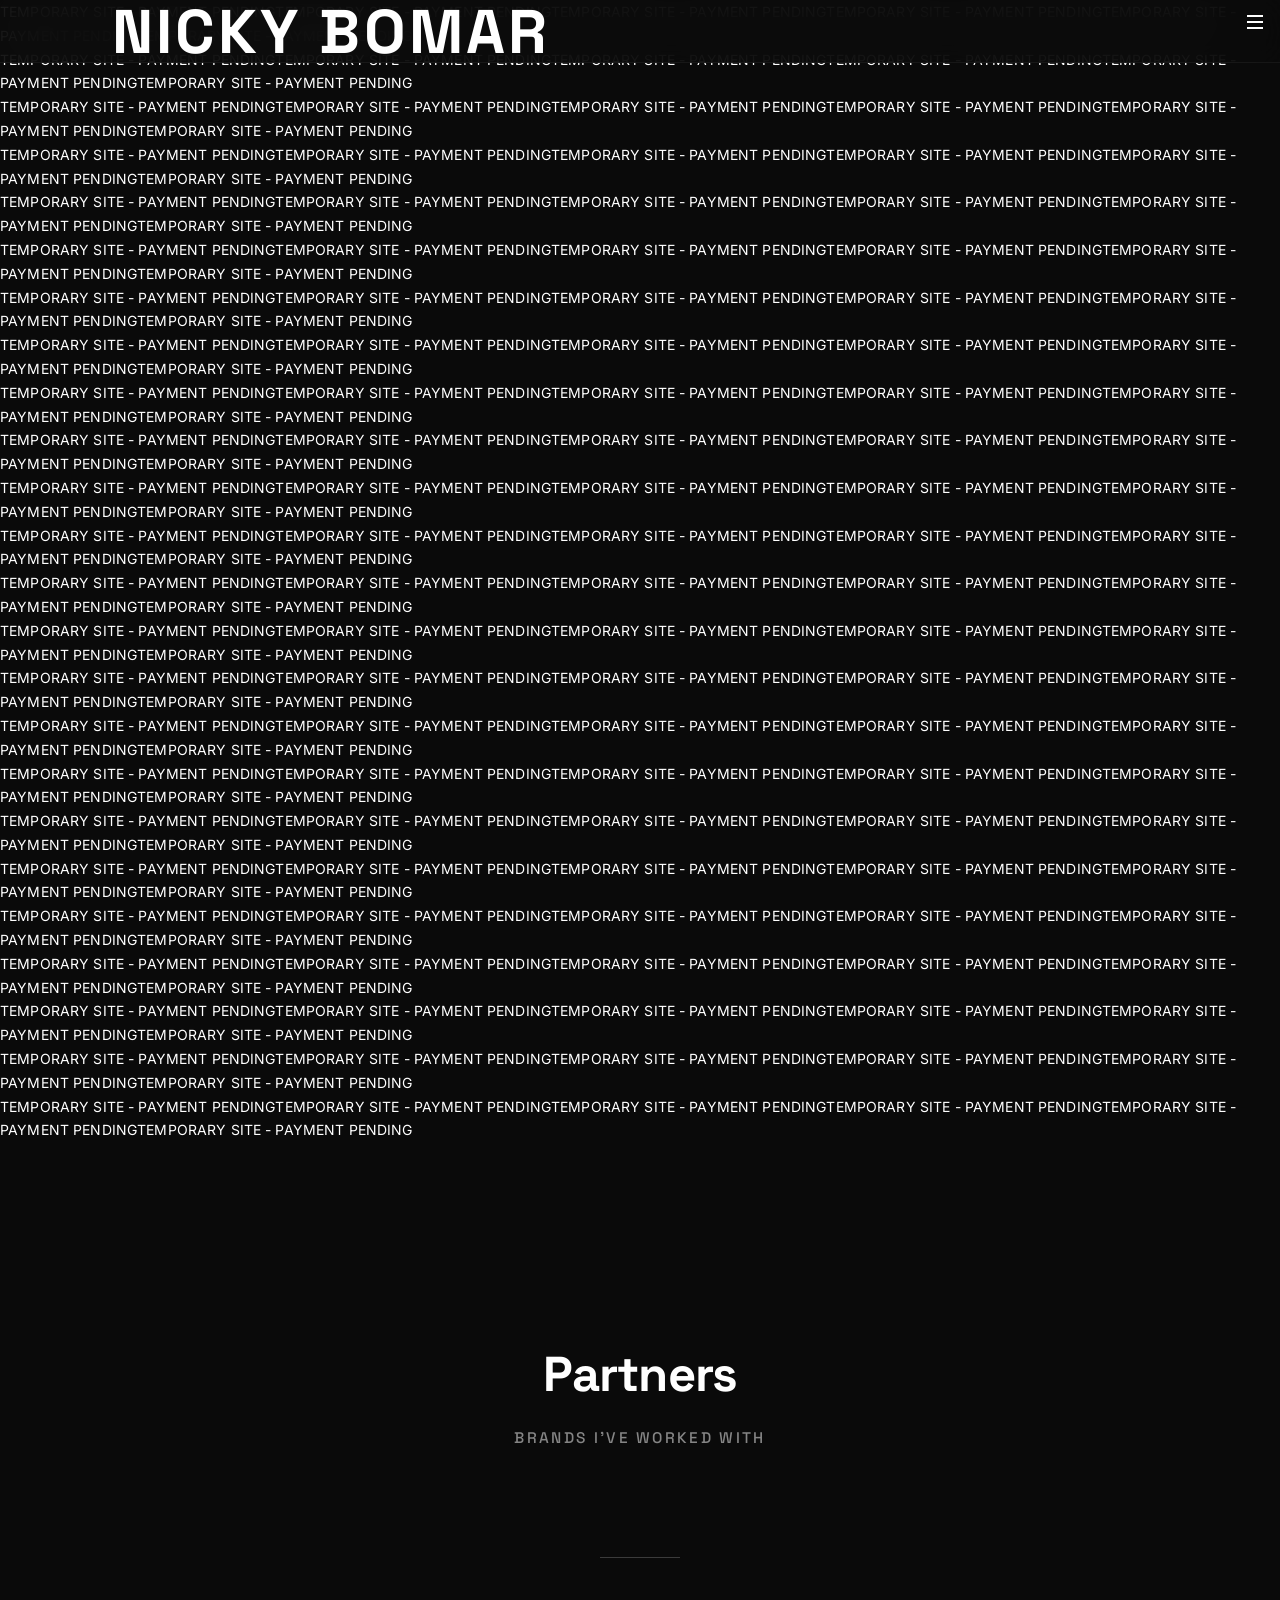
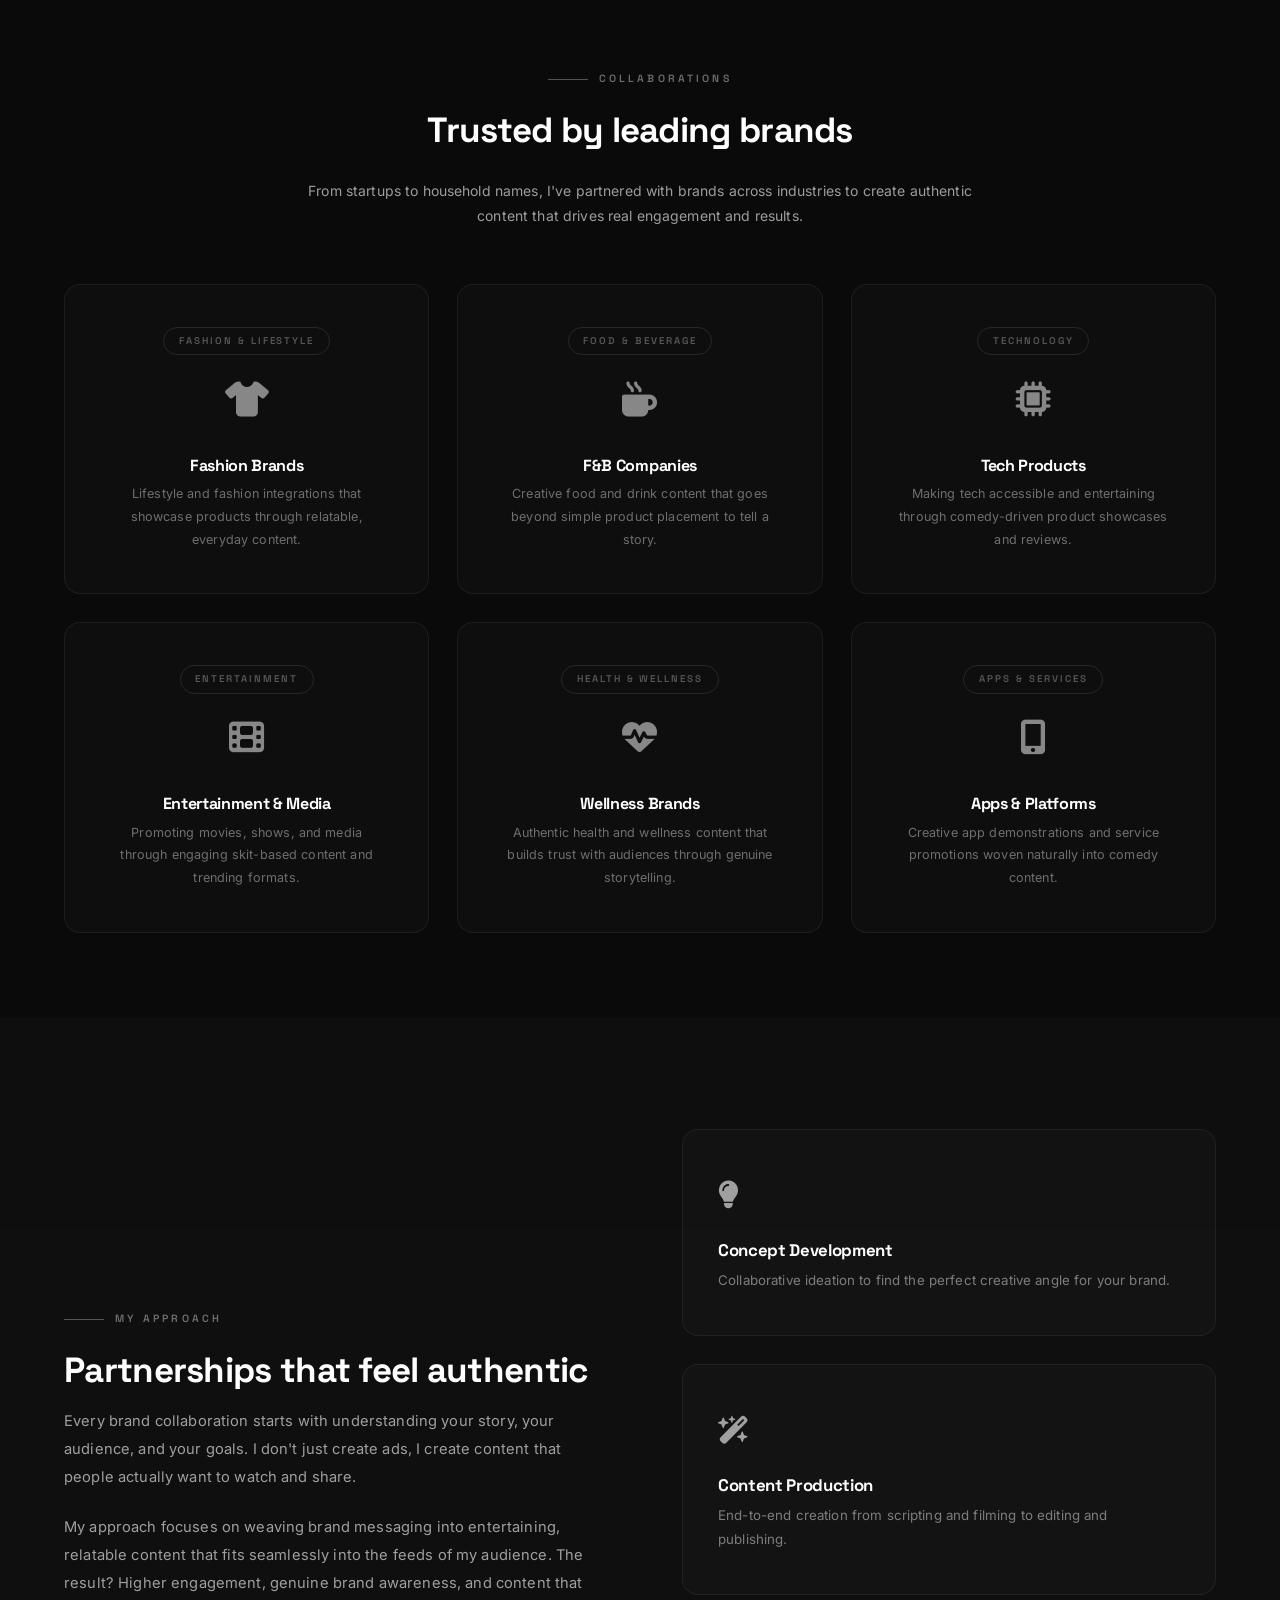
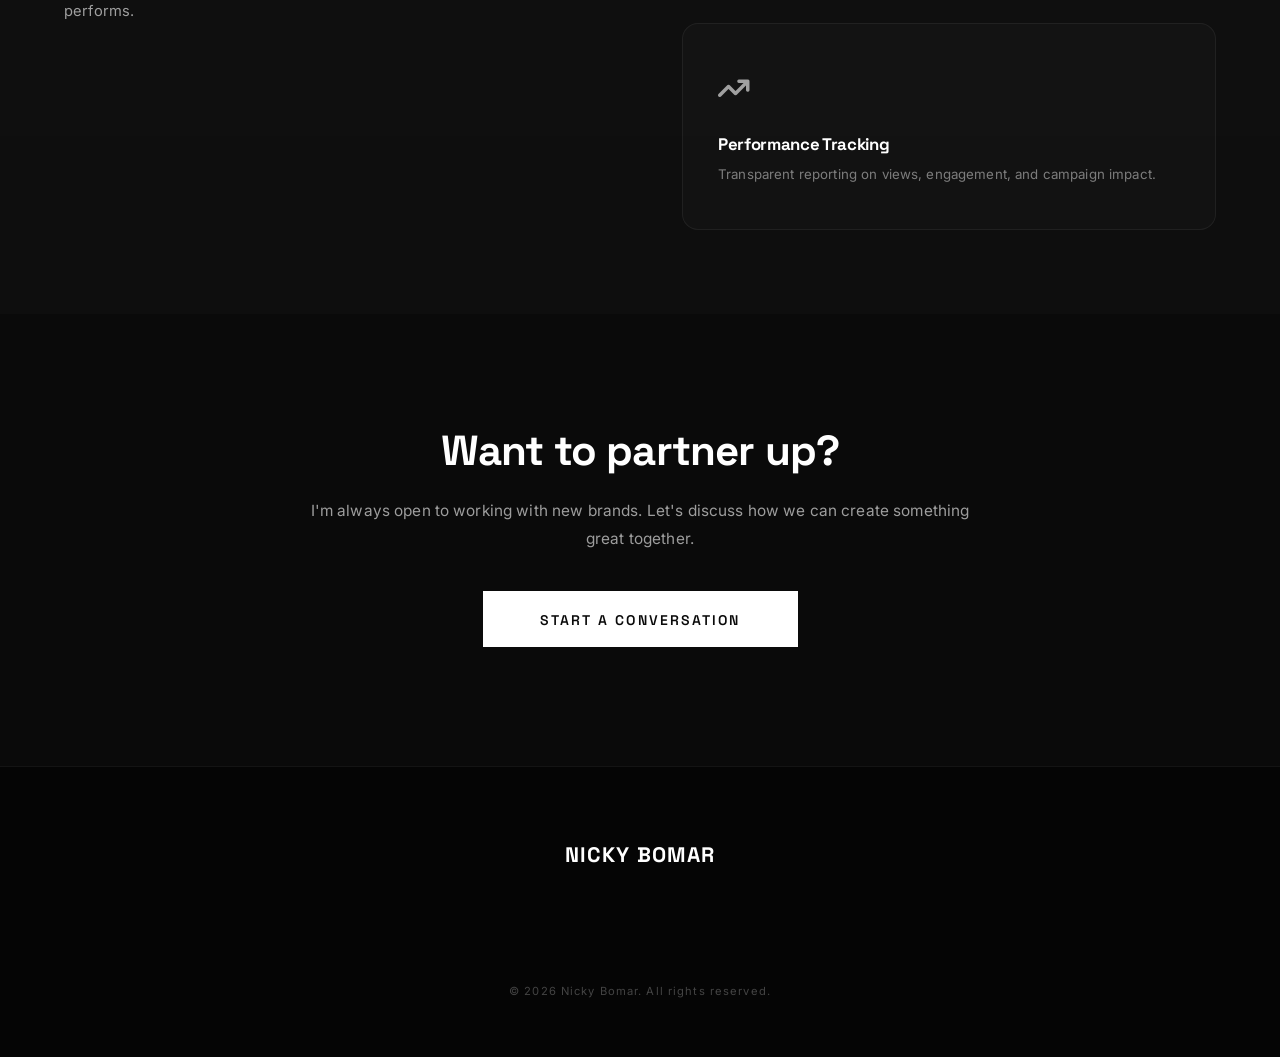
<file: bomar/partners.html>
<!DOCTYPE HTML>
<html>
	<head>
		<title>Partners | Nicky Bomar</title>
		<meta charset="utf-8" />
		<meta name="viewport" content="width=device-width, initial-scale=1, user-scalable=no" />
		<meta name="description" content="Brands and companies that Nicky Bomar has partnered with for content creation and social media campaigns." />
		<link rel="stylesheet" href="https://cdnjs.cloudflare.com/ajax/libs/font-awesome/6.5.1/css/all.min.css" />
		<link rel="stylesheet" href="assets/css/main.css" />
		<noscript>
			<link rel="stylesheet" href="assets/css/noscript.css" />
		</noscript>
	</head>
	<body class="is-preload">
		<!-- WATERMARK OVERLAY - DO NOT REMOVE -->
		<div id="watermark-overlay" aria-hidden="true" data-nosnippet>
			<div class="watermark-border"></div>
			<div class="watermark-content">
				<div class="watermark-row"><span>TEMPORARY SITE - PAYMENT PENDING</span><span>TEMPORARY SITE - PAYMENT PENDING</span><span>TEMPORARY SITE - PAYMENT PENDING</span><span>TEMPORARY SITE - PAYMENT PENDING</span><span>TEMPORARY SITE - PAYMENT PENDING</span><span>TEMPORARY SITE - PAYMENT PENDING</span></div>
				<div class="watermark-row"><span>TEMPORARY SITE - PAYMENT PENDING</span><span>TEMPORARY SITE - PAYMENT PENDING</span><span>TEMPORARY SITE - PAYMENT PENDING</span><span>TEMPORARY SITE - PAYMENT PENDING</span><span>TEMPORARY SITE - PAYMENT PENDING</span><span>TEMPORARY SITE - PAYMENT PENDING</span></div>
				<div class="watermark-row"><span>TEMPORARY SITE - PAYMENT PENDING</span><span>TEMPORARY SITE - PAYMENT PENDING</span><span>TEMPORARY SITE - PAYMENT PENDING</span><span>TEMPORARY SITE - PAYMENT PENDING</span><span>TEMPORARY SITE - PAYMENT PENDING</span><span>TEMPORARY SITE - PAYMENT PENDING</span></div>
				<div class="watermark-row"><span>TEMPORARY SITE - PAYMENT PENDING</span><span>TEMPORARY SITE - PAYMENT PENDING</span><span>TEMPORARY SITE - PAYMENT PENDING</span><span>TEMPORARY SITE - PAYMENT PENDING</span><span>TEMPORARY SITE - PAYMENT PENDING</span><span>TEMPORARY SITE - PAYMENT PENDING</span></div>
				<div class="watermark-row"><span>TEMPORARY SITE - PAYMENT PENDING</span><span>TEMPORARY SITE - PAYMENT PENDING</span><span>TEMPORARY SITE - PAYMENT PENDING</span><span>TEMPORARY SITE - PAYMENT PENDING</span><span>TEMPORARY SITE - PAYMENT PENDING</span><span>TEMPORARY SITE - PAYMENT PENDING</span></div>
				<div class="watermark-row"><span>TEMPORARY SITE - PAYMENT PENDING</span><span>TEMPORARY SITE - PAYMENT PENDING</span><span>TEMPORARY SITE - PAYMENT PENDING</span><span>TEMPORARY SITE - PAYMENT PENDING</span><span>TEMPORARY SITE - PAYMENT PENDING</span><span>TEMPORARY SITE - PAYMENT PENDING</span></div>
				<div class="watermark-row"><span>TEMPORARY SITE - PAYMENT PENDING</span><span>TEMPORARY SITE - PAYMENT PENDING</span><span>TEMPORARY SITE - PAYMENT PENDING</span><span>TEMPORARY SITE - PAYMENT PENDING</span><span>TEMPORARY SITE - PAYMENT PENDING</span><span>TEMPORARY SITE - PAYMENT PENDING</span></div>
				<div class="watermark-row"><span>TEMPORARY SITE - PAYMENT PENDING</span><span>TEMPORARY SITE - PAYMENT PENDING</span><span>TEMPORARY SITE - PAYMENT PENDING</span><span>TEMPORARY SITE - PAYMENT PENDING</span><span>TEMPORARY SITE - PAYMENT PENDING</span><span>TEMPORARY SITE - PAYMENT PENDING</span></div>
				<div class="watermark-row"><span>TEMPORARY SITE - PAYMENT PENDING</span><span>TEMPORARY SITE - PAYMENT PENDING</span><span>TEMPORARY SITE - PAYMENT PENDING</span><span>TEMPORARY SITE - PAYMENT PENDING</span><span>TEMPORARY SITE - PAYMENT PENDING</span><span>TEMPORARY SITE - PAYMENT PENDING</span></div>
				<div class="watermark-row"><span>TEMPORARY SITE - PAYMENT PENDING</span><span>TEMPORARY SITE - PAYMENT PENDING</span><span>TEMPORARY SITE - PAYMENT PENDING</span><span>TEMPORARY SITE - PAYMENT PENDING</span><span>TEMPORARY SITE - PAYMENT PENDING</span><span>TEMPORARY SITE - PAYMENT PENDING</span></div>
				<div class="watermark-row"><span>TEMPORARY SITE - PAYMENT PENDING</span><span>TEMPORARY SITE - PAYMENT PENDING</span><span>TEMPORARY SITE - PAYMENT PENDING</span><span>TEMPORARY SITE - PAYMENT PENDING</span><span>TEMPORARY SITE - PAYMENT PENDING</span><span>TEMPORARY SITE - PAYMENT PENDING</span></div>
				<div class="watermark-row"><span>TEMPORARY SITE - PAYMENT PENDING</span><span>TEMPORARY SITE - PAYMENT PENDING</span><span>TEMPORARY SITE - PAYMENT PENDING</span><span>TEMPORARY SITE - PAYMENT PENDING</span><span>TEMPORARY SITE - PAYMENT PENDING</span><span>TEMPORARY SITE - PAYMENT PENDING</span></div>
				<div class="watermark-row"><span>TEMPORARY SITE - PAYMENT PENDING</span><span>TEMPORARY SITE - PAYMENT PENDING</span><span>TEMPORARY SITE - PAYMENT PENDING</span><span>TEMPORARY SITE - PAYMENT PENDING</span><span>TEMPORARY SITE - PAYMENT PENDING</span><span>TEMPORARY SITE - PAYMENT PENDING</span></div>
				<div class="watermark-row"><span>TEMPORARY SITE - PAYMENT PENDING</span><span>TEMPORARY SITE - PAYMENT PENDING</span><span>TEMPORARY SITE - PAYMENT PENDING</span><span>TEMPORARY SITE - PAYMENT PENDING</span><span>TEMPORARY SITE - PAYMENT PENDING</span><span>TEMPORARY SITE - PAYMENT PENDING</span></div>
				<div class="watermark-row"><span>TEMPORARY SITE - PAYMENT PENDING</span><span>TEMPORARY SITE - PAYMENT PENDING</span><span>TEMPORARY SITE - PAYMENT PENDING</span><span>TEMPORARY SITE - PAYMENT PENDING</span><span>TEMPORARY SITE - PAYMENT PENDING</span><span>TEMPORARY SITE - PAYMENT PENDING</span></div>
				<div class="watermark-row"><span>TEMPORARY SITE - PAYMENT PENDING</span><span>TEMPORARY SITE - PAYMENT PENDING</span><span>TEMPORARY SITE - PAYMENT PENDING</span><span>TEMPORARY SITE - PAYMENT PENDING</span><span>TEMPORARY SITE - PAYMENT PENDING</span><span>TEMPORARY SITE - PAYMENT PENDING</span></div>
				<div class="watermark-row"><span>TEMPORARY SITE - PAYMENT PENDING</span><span>TEMPORARY SITE - PAYMENT PENDING</span><span>TEMPORARY SITE - PAYMENT PENDING</span><span>TEMPORARY SITE - PAYMENT PENDING</span><span>TEMPORARY SITE - PAYMENT PENDING</span><span>TEMPORARY SITE - PAYMENT PENDING</span></div>
				<div class="watermark-row"><span>TEMPORARY SITE - PAYMENT PENDING</span><span>TEMPORARY SITE - PAYMENT PENDING</span><span>TEMPORARY SITE - PAYMENT PENDING</span><span>TEMPORARY SITE - PAYMENT PENDING</span><span>TEMPORARY SITE - PAYMENT PENDING</span><span>TEMPORARY SITE - PAYMENT PENDING</span></div>
				<div class="watermark-row"><span>TEMPORARY SITE - PAYMENT PENDING</span><span>TEMPORARY SITE - PAYMENT PENDING</span><span>TEMPORARY SITE - PAYMENT PENDING</span><span>TEMPORARY SITE - PAYMENT PENDING</span><span>TEMPORARY SITE - PAYMENT PENDING</span><span>TEMPORARY SITE - PAYMENT PENDING</span></div>
				<div class="watermark-row"><span>TEMPORARY SITE - PAYMENT PENDING</span><span>TEMPORARY SITE - PAYMENT PENDING</span><span>TEMPORARY SITE - PAYMENT PENDING</span><span>TEMPORARY SITE - PAYMENT PENDING</span><span>TEMPORARY SITE - PAYMENT PENDING</span><span>TEMPORARY SITE - PAYMENT PENDING</span></div>
				<div class="watermark-row"><span>TEMPORARY SITE - PAYMENT PENDING</span><span>TEMPORARY SITE - PAYMENT PENDING</span><span>TEMPORARY SITE - PAYMENT PENDING</span><span>TEMPORARY SITE - PAYMENT PENDING</span><span>TEMPORARY SITE - PAYMENT PENDING</span><span>TEMPORARY SITE - PAYMENT PENDING</span></div>
				<div class="watermark-row"><span>TEMPORARY SITE - PAYMENT PENDING</span><span>TEMPORARY SITE - PAYMENT PENDING</span><span>TEMPORARY SITE - PAYMENT PENDING</span><span>TEMPORARY SITE - PAYMENT PENDING</span><span>TEMPORARY SITE - PAYMENT PENDING</span><span>TEMPORARY SITE - PAYMENT PENDING</span></div>
				<div class="watermark-row"><span>TEMPORARY SITE - PAYMENT PENDING</span><span>TEMPORARY SITE - PAYMENT PENDING</span><span>TEMPORARY SITE - PAYMENT PENDING</span><span>TEMPORARY SITE - PAYMENT PENDING</span><span>TEMPORARY SITE - PAYMENT PENDING</span><span>TEMPORARY SITE - PAYMENT PENDING</span></div>
				<div class="watermark-row"><span>TEMPORARY SITE - PAYMENT PENDING</span><span>TEMPORARY SITE - PAYMENT PENDING</span><span>TEMPORARY SITE - PAYMENT PENDING</span><span>TEMPORARY SITE - PAYMENT PENDING</span><span>TEMPORARY SITE - PAYMENT PENDING</span><span>TEMPORARY SITE - PAYMENT PENDING</span></div>
			</div>
		</div>
		<!-- END WATERMARK OVERLAY -->
		<div id="page-wrapper">

			<!-- Header -->
			<header id="header">
				<h1><a href="home.html">NICKY BOMAR</a></h1>
				<nav id="nav">
					<ul>
						<li class="special">
							<a href="#menu" class="menuToggle"></a>
							<div id="menu">
								<ul>
									<li><a href="index.html">Home</a></li>
									<li><a href="partners.html">Partners</a></li>
									<li><a href="contact.html">Contact</a></li>
								</ul>
							</div>
						</li>
					</ul>
				</nav>
			</header>

			<!-- Main -->
			<article id="main">
				<header>
					<h2>Partners</h2>
					<p>Brands I've worked with</p>
				</header>

				<!-- Partners Intro -->
				<section class="wrapper bg-dark">
					<div class="inner">
						<div class="text-center animate-on-scroll" style="max-width: 700px; margin: 0 auto 4em auto;">
							<div class="section-label" style="justify-content: center;">
								<span>Collaborations</span>
							</div>
							<h2>Trusted by leading brands</h2>
							<p>From startups to household names, I've partnered with brands across industries to create authentic content that drives real engagement and results.</p>
						</div>

						<!-- Partners Grid -->
						<div class="partners-grid">
							<div class="partner-card animate-on-scroll delay-1">
								<div class="partner-type">Fashion & Lifestyle</div>
								<div class="partner-icon"><i class="fa-solid fa-shirt"></i></div>
								<h3>Fashion Brands</h3>
								<p>Lifestyle and fashion integrations that showcase products through relatable, everyday content.</p>
							</div>
							<div class="partner-card animate-on-scroll delay-2">
								<div class="partner-type">Food & Beverage</div>
								<div class="partner-icon"><i class="fa-solid fa-mug-hot"></i></div>
								<h3>F&B Companies</h3>
								<p>Creative food and drink content that goes beyond simple product placement to tell a story.</p>
							</div>
							<div class="partner-card animate-on-scroll delay-3">
								<div class="partner-type">Technology</div>
								<div class="partner-icon"><i class="fa-solid fa-microchip"></i></div>
								<h3>Tech Products</h3>
								<p>Making tech accessible and entertaining through comedy-driven product showcases and reviews.</p>
							</div>
							<div class="partner-card animate-on-scroll delay-4">
								<div class="partner-type">Entertainment</div>
								<div class="partner-icon"><i class="fa-solid fa-film"></i></div>
								<h3>Entertainment & Media</h3>
								<p>Promoting movies, shows, and media through engaging skit-based content and trending formats.</p>
							</div>
							<div class="partner-card animate-on-scroll delay-5">
								<div class="partner-type">Health & Wellness</div>
								<div class="partner-icon"><i class="fa-solid fa-heart-pulse"></i></div>
								<h3>Wellness Brands</h3>
								<p>Authentic health and wellness content that builds trust with audiences through genuine storytelling.</p>
							</div>
							<div class="partner-card animate-on-scroll delay-6">
								<div class="partner-type">Apps & Services</div>
								<div class="partner-icon"><i class="fa-solid fa-mobile-screen-button"></i></div>
								<h3>Apps & Platforms</h3>
								<p>Creative app demonstrations and service promotions woven naturally into comedy content.</p>
							</div>
						</div>
					</div>
				</section>

				<!-- Partnership Approach -->
				<section class="wrapper bg-subtle">
					<div class="inner">
						<div class="about-grid">
							<div class="about-content animate-on-scroll">
								<div class="section-label">My Approach</div>
								<h2>Partnerships that feel authentic</h2>
								<p>Every brand collaboration starts with understanding your story, your audience, and your goals. I don't just create ads, I create content that people actually want to watch and share.</p>
								<p>My approach focuses on weaving brand messaging into entertaining, relatable content that fits seamlessly into the feeds of my audience. The result? Higher engagement, genuine brand awareness, and content that performs.</p>
							</div>
							<div class="about-visual animate-on-scroll delay-2">
								<div class="services-grid" style="grid-template-columns: 1fr;">
									<div class="service-card">
										<div class="service-icon"><i class="fa-solid fa-lightbulb"></i></div>
										<h3>Concept Development</h3>
										<p>Collaborative ideation to find the perfect creative angle for your brand.</p>
									</div>
									<div class="service-card">
										<div class="service-icon"><i class="fa-solid fa-wand-magic-sparkles"></i></div>
										<h3>Content Production</h3>
										<p>End-to-end creation from scripting and filming to editing and publishing.</p>
									</div>
									<div class="service-card">
										<div class="service-icon"><i class="fa-solid fa-arrow-trend-up"></i></div>
										<h3>Performance Tracking</h3>
										<p>Transparent reporting on views, engagement, and campaign impact.</p>
									</div>
								</div>
							</div>
						</div>
					</div>
				</section>

				<!-- CTA -->
				<section id="cta" class="wrapper">
					<div class="inner animate-on-scroll">
						<h2>Want to partner up?</h2>
						<p>I'm always open to working with new brands. Let's discuss how we can create something great together.</p>
						<ul class="actions" style="justify-content: center; list-style: none; padding: 0;">
							<li><a href="contact.html" class="button primary large">Start a Conversation</a></li>
						</ul>
					</div>
				</section>
			</article>

			<!-- Footer -->
			<footer id="footer">
				<div class="footer-brand">NICKY BOMAR</div>
				<ul class="icons">
					<li>
						<a href="https://www.tiktok.com/@nicky.bomar" target="_blank" class="icon brands fa-tiktok">
							<span class="label">TikTok</span>
						</a>
					</li>
					<li>
						<a href="https://www.instagram.com/nickybomar/?hl=es" target="_blank" class="icon brands fa-instagram">
							<span class="label">Instagram</span>
						</a>
					</li>
					<li>
						<a href="mailto:nicky@88affect.com" class="icon solid fa-envelope">
							<span class="label">Email</span>
						</a>
					</li>
				</ul>
				<ul class="copyright">
					<li>&copy; 2026 Nicky Bomar. All rights reserved.</li>
				</ul>
			</footer>

		</div>

		<!-- Scripts -->
		<script src="assets/js/jquery.min.js"></script>
		<script src="assets/js/jquery.scrollex.min.js"></script>
		<script src="assets/js/jquery.scrolly.min.js"></script>
		<script src="assets/js/browser.min.js"></script>
		<script src="assets/js/breakpoints.min.js"></script>
		<script src="assets/js/util.js"></script>
		<script src="assets/js/main.js"></script>
	</body>
</html>
</file>
<file: bomar/assets/css/main.css>
@import url("https://fonts.googleapis.com/css2?family=Inter:wght@300;400;500;600;700;800;900&family=Space+Grotesk:wght@400;500;600;700&display=swap");

html, body, div, span, applet, object,
iframe, h1, h2, h3, h4, h5, h6, p, blockquote,
pre, a, abbr, acronym, address, big, cite,
code, del, dfn, em, img, ins, kbd, q, s, samp,
small, strike, strong, sub, sup, tt, var, b,
u, i, center, dl, dt, dd, ol, ul, li, fieldset,
form, label, legend, table, caption, tbody,
tfoot, thead, tr, th, td, article, aside,
canvas, details, embed, figure, figcaption,
footer, header, hgroup, menu, nav, output, ruby,
section, summary, time, mark, audio, video {
    margin: 0;
    padding: 0;
    border: 0;
    font-size: 100%;
    font: inherit;
    vertical-align: baseline;
}

article, aside, details, figcaption, figure,
footer, header, hgroup, menu, nav, section {
    display: block;
}

body {
    line-height: 1;
}

ol, ul {
    list-style: none;
}

blockquote, q {
    quotes: none;
}

blockquote:before, blockquote:after, q:before, q:after {
    content: '';
    content: none;
}

table {
    border-collapse: collapse;
    border-spacing: 0;
}

body {
    -webkit-text-size-adjust: none;
}

mark {
    background-color: transparent;
    color: inherit;
}

input::-moz-focus-inner {
    border: 0;
    padding: 0;
}

input, select, textarea {
    -moz-appearance: none;
    -webkit-appearance: none;
    -ms-appearance: none;
    appearance: none;
}

/* ========== BASE ========== */

html {
    box-sizing: border-box;
    scroll-behavior: smooth;
}

*, *:before, *:after {
    box-sizing: inherit;
}

body {
    background: #0a0a0a;
    color: #ffffff;
    font-family: "Inter", -apple-system, BlinkMacSystemFont, "Segoe UI", Helvetica, sans-serif;
    font-size: 16px;
    font-weight: 400;
    line-height: 1.7;
    letter-spacing: 0.01em;
    overflow-x: hidden;
}

body.is-preload *, body.is-preload *:before, body.is-preload *:after {
    animation: none !important;
    transition: none !important;
}

@media screen and (max-width: 1680px) {
    body { font-size: 15px; }
}

@media screen and (max-width: 1280px) {
    body { font-size: 14px; }
}

@media screen and (max-width: 736px) {
    body { font-size: 13px; }
}

a {
    transition: color 0.3s ease, opacity 0.3s ease, border-color 0.3s ease;
    color: #ffffff;
    text-decoration: none;
    border-bottom: none;
}

a:hover {
    opacity: 0.7;
}

strong, b {
    font-weight: 700;
}

em, i {
    font-style: italic;
}

p {
    margin: 0 0 1.5em 0;
    color: rgba(255, 255, 255, 0.6);
    line-height: 1.8;
}

h1, h2, h3, h4, h5, h6 {
    color: #ffffff;
    font-family: "Space Grotesk", "Inter", sans-serif;
    font-weight: 700;
    line-height: 1.2;
    margin: 0 0 0.75em 0;
    letter-spacing: -0.02em;
}

h1 { font-size: 4em; }
h2 { font-size: 2.5em; }
h3 { font-size: 1.5em; }
h4 { font-size: 1.25em; }

@media screen and (max-width: 736px) {
    h1 { font-size: 2.5em; }
    h2 { font-size: 1.75em; }
    h3 { font-size: 1.25em; }
}

hr {
    border: 0;
    border-bottom: 1px solid rgba(255, 255, 255, 0.1);
    margin: 3em 0;
}

/* ========== ANIMATIONS ========== */

@keyframes fadeInUp {
    from {
        opacity: 0;
        transform: translateY(60px);
    }
    to {
        opacity: 1;
        transform: translateY(0);
    }
}

@keyframes fadeInDown {
    from {
        opacity: 0;
        transform: translateY(-40px);
    }
    to {
        opacity: 1;
        transform: translateY(0);
    }
}

@keyframes fadeIn {
    from { opacity: 0; }
    to { opacity: 1; }
}

@keyframes scaleIn {
    from {
        opacity: 0;
        transform: scale(0.9);
    }
    to {
        opacity: 1;
        transform: scale(1);
    }
}

@keyframes slideInLeft {
    from {
        opacity: 0;
        transform: translateX(-80px);
    }
    to {
        opacity: 1;
        transform: translateX(0);
    }
}

@keyframes slideInRight {
    from {
        opacity: 0;
        transform: translateX(80px);
    }
    to {
        opacity: 1;
        transform: translateX(0);
    }
}

@keyframes lineExpand {
    from { width: 0; }
    to { width: 80px; }
}

@keyframes marquee {
    0% { transform: translateX(0); }
    100% { transform: translateX(-50%); }
}

@keyframes pulse {
    0%, 100% { opacity: 1; }
    50% { opacity: 0.5; }
}

@keyframes float {
    0%, 100% { transform: translateY(0); }
    50% { transform: translateY(-10px); }
}

.animate-on-scroll {
    opacity: 0;
    transform: translateY(40px);
    transition: opacity 0.8s cubic-bezier(0.25, 0.46, 0.45, 0.94),
                transform 0.8s cubic-bezier(0.25, 0.46, 0.45, 0.94);
}

.animate-on-scroll.is-visible {
    opacity: 1;
    transform: translateY(0);
}

.animate-on-scroll.delay-1 { transition-delay: 0.1s; }
.animate-on-scroll.delay-2 { transition-delay: 0.2s; }
.animate-on-scroll.delay-3 { transition-delay: 0.3s; }
.animate-on-scroll.delay-4 { transition-delay: 0.4s; }
.animate-on-scroll.delay-5 { transition-delay: 0.5s; }
.animate-on-scroll.delay-6 { transition-delay: 0.6s; }

/* ========== LAYOUT ========== */

.wrapper {
    padding: 8em 0 6em 0;
    position: relative;
}

.wrapper > .inner {
    width: 72em;
    max-width: 90%;
    margin: 0 auto;
}

@media screen and (max-width: 1280px) {
    .wrapper > .inner { width: 90%; }
}

@media screen and (max-width: 980px) {
    .wrapper { padding: 5em 0 3em 0; }
    .wrapper > .inner { width: 90%; }
}

@media screen and (max-width: 736px) {
    .wrapper { padding: 4em 0 2em 0; }
    .wrapper > .inner { width: 90%; max-width: 95%; }
}

.wrapper.alt {
    padding: 0;
}

/* ========== BUTTONS ========== */

.button,
input[type="submit"],
input[type="reset"],
input[type="button"],
button {
    appearance: none;
    transition: all 0.4s cubic-bezier(0.25, 0.46, 0.45, 0.94);
    background-color: transparent;
    border: 1px solid rgba(255, 255, 255, 0.3);
    border-radius: 0;
    color: #ffffff;
    cursor: pointer;
    display: inline-block;
    font-family: "Space Grotesk", sans-serif;
    font-size: 0.85em;
    font-weight: 600;
    height: 3.5em;
    letter-spacing: 0.15em;
    line-height: 3.5em;
    padding: 0 3em;
    text-align: center;
    text-decoration: none;
    text-transform: uppercase;
    white-space: nowrap;
    position: relative;
    overflow: hidden;
}

.button:hover,
input[type="submit"]:hover,
button:hover {
    background-color: #ffffff;
    color: #0a0a0a;
    border-color: #ffffff;
    opacity: 1;
}

.button.primary {
    background-color: #ffffff;
    color: #0a0a0a;
    border-color: #ffffff;
}

.button.primary:hover {
    background-color: transparent;
    color: #ffffff;
}

.button.large {
    font-size: 1em;
    padding: 0 4em;
    height: 4em;
    line-height: 4em;
}

.button.fit {
    width: 100%;
}

.button.small {
    font-size: 0.75em;
}

.button.disabled, .button:disabled {
    pointer-events: none;
    opacity: 0.25;
}

/* ========== FORMS ========== */

form {
    margin: 0 0 2em 0;
}

label {
    color: #ffffff;
    display: block;
    font-size: 0.8em;
    font-weight: 600;
    letter-spacing: 0.15em;
    text-transform: uppercase;
    margin: 0 0 0.75em 0;
    font-family: "Space Grotesk", sans-serif;
}

input[type="text"],
input[type="password"],
input[type="email"],
input[type="tel"],
select,
textarea {
    background-color: rgba(255, 255, 255, 0.05);
    border: 1px solid rgba(255, 255, 255, 0.15);
    border-radius: 0;
    color: #ffffff;
    display: block;
    outline: 0;
    padding: 0 1.25em;
    width: 100%;
    font-family: "Inter", sans-serif;
    font-size: 1em;
    transition: border-color 0.3s ease, background-color 0.3s ease;
}

input[type="text"]:focus,
input[type="password"]:focus,
input[type="email"]:focus,
input[type="tel"]:focus,
select:focus,
textarea:focus {
    border-color: #ffffff;
    background-color: rgba(255, 255, 255, 0.08);
}

input[type="text"],
input[type="password"],
input[type="email"],
input[type="tel"],
select {
    height: 3.5em;
}

textarea {
    padding: 1em 1.25em;
    min-height: 10em;
    resize: vertical;
}

::placeholder {
    color: rgba(255, 255, 255, 0.3) !important;
    font-style: normal;
}

/* ========== ICONS ========== */

.icon {
    text-decoration: none;
    border-bottom: none;
    position: relative;
}

.icon:before {
    -moz-osx-font-smoothing: grayscale;
    -webkit-font-smoothing: antialiased;
    display: inline-block;
    font-style: normal;
    font-variant: normal;
    text-rendering: auto;
    line-height: 1;
    font-family: 'Font Awesome 6 Free';
    font-weight: 400;
}

.icon > .label {
    display: none;
}

.icon:before {
    line-height: inherit;
}

.icon.solid:before {
    font-weight: 900;
}

.icon.brands:before {
    font-family: 'Font Awesome 6 Brands';
}

ul.icons {
    cursor: default;
    list-style: none;
    padding-left: 0;
}

ul.icons li {
    display: inline-block;
    padding: 0 1.25em 0 0;
}

ul.icons li:last-child {
    padding-right: 0;
}

ul.actions {
    display: flex;
    cursor: default;
    list-style: none;
    padding-left: 0;
    gap: 1em;
}

ul.actions.special {
    justify-content: center;
}

ul.actions.stacked {
    flex-direction: column;
}

/* ========== SECTION LABEL ========== */

.section-label {
    font-family: "Space Grotesk", sans-serif;
    font-size: 0.75em;
    font-weight: 600;
    letter-spacing: 0.3em;
    text-transform: uppercase;
    color: rgba(255, 255, 255, 0.4);
    margin-bottom: 2em;
    display: flex;
    align-items: center;
    gap: 1em;
}

.section-label::before {
    content: '';
    display: block;
    width: 40px;
    height: 1px;
    background: rgba(255, 255, 255, 0.3);
}

/* ========== PAGE WRAPPER + MENU ========== */

#page-wrapper {
    transition: opacity 0.5s ease;
    opacity: 1;
    padding-top: 4.5em;
}

#page-wrapper:before {
    background: rgba(0, 0, 0, 0);
    content: '';
    display: block;
    display: none;
    height: 100%;
    left: 0;
    position: fixed;
    top: 0;
    width: 100%;
    z-index: 10001;
}

#menu {
    transform: translateX(22em);
    transition: transform 0.5s cubic-bezier(0.25, 0.46, 0.45, 0.94);
    -webkit-overflow-scrolling: touch;
    background: #0a0a0a;
    border-left: 1px solid rgba(255, 255, 255, 0.1);
    color: #ffffff;
    height: 100%;
    max-width: 80%;
    overflow-y: auto;
    padding: 4em 2.5em;
    position: fixed;
    right: 0;
    top: 0;
    width: 22em;
    z-index: 10002;
}

#menu ul {
    list-style: none;
    padding: 0;
}

#menu ul > li {
    border-top: 1px solid rgba(255, 255, 255, 0.08);
    margin: 0.75em 0 0 0;
    padding: 0.75em 0 0 0;
}

#menu ul > li:first-child {
    border-top: 0 !important;
    margin-top: 0 !important;
    padding-top: 0 !important;
}

#menu ul > li > a {
    border: 0;
    color: inherit;
    display: block;
    font-family: "Space Grotesk", sans-serif;
    font-size: 0.85em;
    font-weight: 500;
    letter-spacing: 0.2em;
    outline: 0;
    text-decoration: none;
    text-transform: uppercase;
    transition: color 0.3s ease;
}

#menu ul > li > a:hover {
    color: rgba(255, 255, 255, 0.6);
}

#menu .close {
    background-image: url("images/close.svg");
    background-position: 4.85em 1em;
    background-repeat: no-repeat;
    border: 0;
    cursor: pointer;
    display: block;
    height: 3em;
    position: absolute;
    right: 0;
    top: 0;
    vertical-align: middle;
    width: 7em;
}

body.is-menu-visible #page-wrapper {
    opacity: 0.25;
}

body.is-menu-visible #page-wrapper:before {
    display: block;
}

body.is-menu-visible #menu {
    transform: translateX(0);
}

/* ========== HEADER ========== */

#header {
    transition: background-color 0.3s ease, border-color 0.3s ease, backdrop-filter 0.3s ease;
    background: rgba(10, 10, 10, 0.9);
    backdrop-filter: blur(20px);
    -webkit-backdrop-filter: blur(20px);
    border-bottom: 1px solid rgba(255, 255, 255, 0.05);
    height: 4.5em;
    left: 0;
    line-height: 4.5em;
    position: fixed;
    top: 0;
    width: 100%;
    z-index: 10000;
}

#header h1 {
    transition: opacity 0.3s ease;
    height: inherit;
    left: 2em;
    line-height: inherit;
    position: absolute;
    top: 0;
    margin: 0;
}

#header h1 a {
    border: 0;
    display: block;
    height: inherit;
    line-height: inherit;
    font-family: "Space Grotesk", sans-serif;
    font-size: 1.1em;
    font-weight: 700;
    letter-spacing: 0.05em;
}

#header nav {
    height: inherit;
    line-height: inherit;
    position: absolute;
    right: 0;
    top: 0;
}

#header nav > ul {
    list-style: none;
    margin: 0;
    padding: 0;
}

#header nav > ul > li {
    display: inline-block;
    padding: 0;
}

#header nav > ul > li > a {
    border: 0;
    color: #fff;
    display: block;
    font-family: "Space Grotesk", sans-serif;
    font-size: 0.8em;
    font-weight: 500;
    letter-spacing: 0.2em;
    padding: 0 1.5em;
    text-transform: uppercase;
}

#header nav > ul > li > a.menuToggle {
    outline: 0;
    position: relative;
}

#header nav > ul > li > a.menuToggle:after {
    background-image: url("images/bars.svg");
    background-position: right center;
    background-repeat: no-repeat;
    content: '';
    display: inline-block;
    height: 3.75em;
    vertical-align: top;
    width: 2em;
}

@media screen and (max-width: 736px) {
    #header h1 { left: 1.25em; }
    #header h1 a { font-size: 0.9em; }
    #header nav > ul > li > a.menuToggle span { display: none; }
}

#header.alt {
    background: transparent;
    border-bottom-color: transparent;
    backdrop-filter: none;
    -webkit-backdrop-filter: none;
}

#header.alt h1 {
    pointer-events: none;
    opacity: 0;
}

/* ========== BANNER (HERO) ========== */

#banner {
    display: flex;
    flex-direction: column;
    justify-content: center;
    align-items: center;
    min-height: 100vh;
    position: relative;
    text-align: center;
    overflow: hidden;
    background: #0a0a0a;
}

#banner::before {
    content: '';
    position: absolute;
    top: 0;
    left: 0;
    right: 0;
    bottom: 0;
    background: radial-gradient(ellipse at 50% 50%, rgba(255, 255, 255, 0.03) 0%, transparent 70%);
    pointer-events: none;
}

#banner .inner {
    position: relative;
    z-index: 1;
    padding: 0 2em;
    max-width: 900px;
}

#banner h2 {
    font-family: "Space Grotesk", sans-serif;
    font-size: 5em;
    font-weight: 700;
    letter-spacing: -0.03em;
    line-height: 1.05;
    margin-bottom: 0.4em;
    opacity: 0;
    animation: fadeInUp 1s cubic-bezier(0.25, 0.46, 0.45, 0.94) 0.3s forwards;
}

#banner h2 .accent {
    background: linear-gradient(135deg, #ffffff 0%, rgba(255, 255, 255, 0.6) 100%);
    -webkit-background-clip: text;
    -webkit-text-fill-color: transparent;
    background-clip: text;
}

#banner .subtitle {
    font-family: "Space Grotesk", sans-serif;
    font-size: 0.85em;
    font-weight: 500;
    letter-spacing: 0.3em;
    text-transform: uppercase;
    color: rgba(255, 255, 255, 0.4);
    margin-bottom: 2em;
    opacity: 0;
    animation: fadeInUp 1s cubic-bezier(0.25, 0.46, 0.45, 0.94) 0.5s forwards;
}

#banner p {
    font-size: 1.15em;
    color: rgba(255, 255, 255, 0.5);
    max-width: 600px;
    margin: 0 auto 2.5em auto;
    opacity: 0;
    animation: fadeInUp 1s cubic-bezier(0.25, 0.46, 0.45, 0.94) 0.7s forwards;
}

#banner .actions {
    opacity: 0;
    animation: fadeInUp 1s cubic-bezier(0.25, 0.46, 0.45, 0.94) 0.9s forwards;
    list-style: none;
    padding: 0;
    display: flex;
    justify-content: center;
    gap: 1em;
}

#banner .more {
    transition: transform 0.75s ease, opacity 0.75s ease;
    transition-delay: 2s;
    transform: translateY(0);
    border: none;
    bottom: 2em;
    color: rgba(255, 255, 255, 0.3);
    font-family: "Space Grotesk", sans-serif;
    font-size: 0.7em;
    letter-spacing: 0.3em;
    opacity: 1;
    outline: 0;
    position: absolute;
    text-align: center;
    text-transform: uppercase;
    left: 50%;
    transform: translateX(-50%);
    z-index: 1;
    animation: float 3s ease-in-out infinite;
    animation-delay: 2s;
}

#banner .more:after {
    content: '\f107';
    font-family: 'Font Awesome 6 Free';
    font-weight: 900;
    display: block;
    font-size: 1.5em;
    margin-top: 0.5em;
}

@media screen and (max-width: 736px) {
    #banner { padding: 6em 1.5em 4em 1.5em; min-height: 100vh; }
    #banner h2 { font-size: 2.75em; }
    #banner .more { display: none; }
}

body.is-preload #banner h2,
body.is-preload #banner .subtitle,
body.is-preload #banner p,
body.is-preload #banner .actions {
    animation: none;
    opacity: 0;
}

body.is-preload #banner .more {
    opacity: 0;
    transform: translateX(-50%) translateY(2em);
}

/* ========== STATS SECTION ========== */

.stats-grid {
    display: grid;
    grid-template-columns: repeat(3, 1fr);
    gap: 3em;
    text-align: center;
}

.stat-item {
    padding: 2em;
}

.stat-number {
    font-family: "Space Grotesk", sans-serif;
    font-size: 3.5em;
    font-weight: 700;
    letter-spacing: -0.03em;
    line-height: 1;
    margin-bottom: 0.3em;
    color: #ffffff;
}

.stat-label {
    font-size: 0.8em;
    font-weight: 500;
    letter-spacing: 0.2em;
    text-transform: uppercase;
    color: rgba(255, 255, 255, 0.4);
}

@media screen and (max-width: 736px) {
    .stats-grid {
        grid-template-columns: 1fr;
        gap: 2em;
    }
    .stat-number { font-size: 2.5em; }
}

/* ========== ABOUT SECTION ========== */

.about-grid {
    display: grid;
    grid-template-columns: 1fr 1fr;
    gap: 6em;
    align-items: center;
}

.about-grid .about-content h2 {
    margin-bottom: 0.5em;
}

.about-grid .about-content p {
    font-size: 1.05em;
    line-height: 1.9;
}

.about-visual {
    position: relative;
}

.about-visual .platform-card {
    background: rgba(255, 255, 255, 0.03);
    border: 1px solid rgba(255, 255, 255, 0.08);
    border-radius: 16px;
    padding: 2em;
    margin-bottom: 1.5em;
    transition: transform 0.4s ease, border-color 0.4s ease;
}

.about-visual .platform-card:hover {
    transform: translateY(-4px);
    border-color: rgba(255, 255, 255, 0.2);
}

.platform-card .platform-header {
    display: flex;
    align-items: center;
    gap: 1em;
    margin-bottom: 0.75em;
}

.platform-card .platform-icon {
    font-size: 1.5em;
    width: 2em;
    height: 2em;
    display: flex;
    align-items: center;
    justify-content: center;
    border-radius: 12px;
    background: rgba(255, 255, 255, 0.05);
}

.platform-card .platform-name {
    font-family: "Space Grotesk", sans-serif;
    font-weight: 600;
    font-size: 0.9em;
    letter-spacing: 0.05em;
}

.platform-card .platform-handle {
    font-size: 0.85em;
    color: rgba(255, 255, 255, 0.4);
}

.platform-card .platform-followers {
    font-family: "Space Grotesk", sans-serif;
    font-size: 2em;
    font-weight: 700;
    letter-spacing: -0.02em;
}

.platform-card .platform-followers span {
    font-size: 0.5em;
    font-weight: 400;
    color: rgba(255, 255, 255, 0.4);
    margin-left: 0.25em;
}

@media screen and (max-width: 980px) {
    .about-grid {
        grid-template-columns: 1fr;
        gap: 3em;
    }
}

/* ========== WHAT I DO SECTION ========== */

.services-grid {
    display: grid;
    grid-template-columns: repeat(3, 1fr);
    gap: 2em;
}

.service-card {
    background: rgba(255, 255, 255, 0.02);
    border: 1px solid rgba(255, 255, 255, 0.06);
    border-radius: 16px;
    padding: 3em 2.5em;
    transition: transform 0.4s ease, border-color 0.4s ease, background-color 0.4s ease;
}

.service-card:hover {
    transform: translateY(-6px);
    border-color: rgba(255, 255, 255, 0.15);
    background: rgba(255, 255, 255, 0.04);
}

.service-card .service-icon {
    font-size: 2em;
    margin-bottom: 0.75em;
    color: rgba(255, 255, 255, 0.6);
}

.service-card h3 {
    font-size: 1.2em;
    margin-bottom: 0.5em;
}

.service-card p {
    font-size: 0.95em;
    color: rgba(255, 255, 255, 0.45);
    margin-bottom: 0;
}

@media screen and (max-width: 980px) {
    .services-grid {
        grid-template-columns: 1fr;
        gap: 1.5em;
    }
}

/* ========== MARQUEE ========== */

.marquee-section {
    overflow: hidden;
    padding: 2.5em 0;
    border-top: 1px solid rgba(255, 255, 255, 0.06);
    border-bottom: 1px solid rgba(255, 255, 255, 0.06);
    background: #0a0a0a;
}

.marquee-track {
    display: flex;
    width: max-content;
    animation: marquee 20s linear infinite;
}

.marquee-track:hover {
    animation-play-state: paused;
}

.marquee-item {
    font-family: "Space Grotesk", sans-serif;
    font-size: 3em;
    font-weight: 700;
    letter-spacing: -0.02em;
    color: rgba(255, 255, 255, 0.08);
    white-space: nowrap;
    padding: 0 1em;
    transition: color 0.3s ease;
}

.marquee-item .separator {
    display: inline-block;
    width: 12px;
    height: 12px;
    background: rgba(255, 255, 255, 0.08);
    border-radius: 50%;
    margin: 0 1em;
    vertical-align: middle;
}

@media screen and (max-width: 736px) {
    .marquee-item { font-size: 2em; }
}

/* ========== CTA SECTION ========== */

#cta {
    padding: 8em 0;
    background: #0a0a0a;
    text-align: center;
}

#cta .inner {
    max-width: 700px;
    margin: 0 auto;
}

#cta h2 {
    font-size: 3em;
    margin-bottom: 0.5em;
}

#cta p {
    font-size: 1.1em;
    margin-bottom: 2.5em;
}

@media screen and (max-width: 736px) {
    #cta { padding: 5em 0; }
    #cta h2 { font-size: 2em; }
}

/* ========== PARTNERS PAGE ========== */

#main > header {
    padding: 10em 0 6em 0;
    background: #0a0a0a;
    text-align: center;
    position: relative;
}

#main > header::after {
    content: '';
    position: absolute;
    bottom: 0;
    left: 50%;
    transform: translateX(-50%);
    width: 80px;
    height: 1px;
    background: rgba(255, 255, 255, 0.2);
}

#main > header h2 {
    font-size: 3.5em;
    margin: 0 0 0.4em 0;
    opacity: 0;
    animation: fadeInUp 1s cubic-bezier(0.25, 0.46, 0.45, 0.94) 0.3s forwards;
}

#main > header p {
    font-size: 1.1em;
    color: rgba(255, 255, 255, 0.5);
    letter-spacing: 0.15em;
    text-transform: uppercase;
    font-family: "Space Grotesk", sans-serif;
    font-weight: 500;
    opacity: 0;
    animation: fadeInUp 1s cubic-bezier(0.25, 0.46, 0.45, 0.94) 0.5s forwards;
}

@media screen and (max-width: 736px) {
    #main > header { padding: 7em 2em 4em 2em; }
    #main > header h2 { font-size: 2.25em; }
}

body.is-preload #main > header h2,
body.is-preload #main > header p {
    animation: none;
    opacity: 0;
}

/* Partners Grid */

.partners-grid {
    display: grid;
    grid-template-columns: repeat(3, 1fr);
    gap: 2em;
}

.partner-card {
    background: rgba(255, 255, 255, 0.02);
    border: 1px solid rgba(255, 255, 255, 0.06);
    border-radius: 16px;
    padding: 3em;
    text-align: center;
    transition: transform 0.4s ease, border-color 0.4s ease, background-color 0.4s ease;
}

.partner-card:hover {
    transform: translateY(-6px);
    border-color: rgba(255, 255, 255, 0.15);
    background: rgba(255, 255, 255, 0.04);
}

.partner-card .partner-icon {
    font-size: 2.5em;
    margin-bottom: 0.75em;
    color: rgba(255, 255, 255, 0.5);
}

.partner-card h3 {
    font-size: 1.15em;
    margin-bottom: 0.5em;
}

.partner-card p {
    font-size: 0.9em;
    color: rgba(255, 255, 255, 0.4);
    margin-bottom: 0;
}

.partner-card .partner-type {
    display: inline-block;
    font-family: "Space Grotesk", sans-serif;
    font-size: 0.7em;
    font-weight: 600;
    letter-spacing: 0.2em;
    text-transform: uppercase;
    color: rgba(255, 255, 255, 0.3);
    border: 1px solid rgba(255, 255, 255, 0.1);
    border-radius: 100px;
    padding: 0.5em 1.5em;
    margin-bottom: 1.5em;
}

@media screen and (max-width: 980px) {
    .partners-grid { grid-template-columns: repeat(2, 1fr); }
}

@media screen and (max-width: 736px) {
    .partners-grid { grid-template-columns: 1fr; }
}

/* ========== CONTACT PAGE ========== */

.contact-grid {
    display: grid;
    grid-template-columns: 1fr 1fr;
    gap: 6em;
}

.contact-info {
    padding-top: 1em;
}

.contact-info h2 {
    font-size: 2.5em;
    margin-bottom: 0.5em;
}

.contact-info p {
    font-size: 1.05em;
    margin-bottom: 2em;
}

.contact-links {
    list-style: none;
    padding: 0;
    margin: 0;
}

.contact-links li {
    margin-bottom: 1.5em;
    padding: 0;
}

.contact-links a {
    display: flex;
    align-items: center;
    gap: 1em;
    padding: 1.25em 1.5em;
    background: rgba(255, 255, 255, 0.02);
    border: 1px solid rgba(255, 255, 255, 0.06);
    border-radius: 12px;
    transition: all 0.3s ease;
    color: #ffffff;
}

.contact-links a:hover {
    background: rgba(255, 255, 255, 0.05);
    border-color: rgba(255, 255, 255, 0.15);
    transform: translateX(8px);
    opacity: 1;
}

.contact-links .link-icon {
    font-size: 1.25em;
    width: 2.5em;
    height: 2.5em;
    display: flex;
    align-items: center;
    justify-content: center;
    background: rgba(255, 255, 255, 0.05);
    border-radius: 10px;
    flex-shrink: 0;
}

.contact-links .link-text {
    display: flex;
    flex-direction: column;
}

.contact-links .link-label {
    font-size: 0.75em;
    font-weight: 500;
    letter-spacing: 0.15em;
    text-transform: uppercase;
    color: rgba(255, 255, 255, 0.4);
    margin-bottom: 0.25em;
}

.contact-links .link-value {
    font-family: "Space Grotesk", sans-serif;
    font-weight: 600;
    font-size: 1em;
}

.contact-form-wrapper {
    background: rgba(255, 255, 255, 0.02);
    border: 1px solid rgba(255, 255, 255, 0.06);
    border-radius: 16px;
    padding: 3em;
}

.contact-form-wrapper h3 {
    margin-bottom: 1.5em;
}

.form-row {
    display: grid;
    grid-template-columns: 1fr 1fr;
    gap: 1.5em;
    margin-bottom: 1.5em;
}

.form-group {
    margin-bottom: 1.5em;
}

.form-group:last-child {
    margin-bottom: 0;
}

@media screen and (max-width: 980px) {
    .contact-grid {
        grid-template-columns: 1fr;
        gap: 3em;
    }
    .form-row { grid-template-columns: 1fr; }
}

/* ========== SECTION BACKGROUNDS ========== */

.bg-dark {
    background: #0a0a0a;
}

.bg-darker {
    background: #050505;
}

.bg-subtle {
    background: rgba(255, 255, 255, 0.02);
}

.section-divider {
    width: 80px;
    height: 1px;
    background: rgba(255, 255, 255, 0.15);
    margin: 0 auto 3em auto;
}

.text-center {
    text-align: center;
}

/* ========== FOOTER ========== */

#footer {
    padding: 5em 0 4em 0;
    background-color: #050505;
    border-top: 1px solid rgba(255, 255, 255, 0.06);
    text-align: center;
}

#footer .footer-brand {
    font-family: "Space Grotesk", sans-serif;
    font-size: 1.5em;
    font-weight: 700;
    margin-bottom: 1.5em;
    letter-spacing: 0.05em;
}

#footer .icons {
    font-size: 1.5em;
    margin-bottom: 2em;
}

#footer .icons li {
    padding: 0 0.75em;
}

#footer .icons a {
    color: rgba(255, 255, 255, 0.35);
    transition: color 0.3s ease, transform 0.3s ease;
    display: inline-block;
}

#footer .icons a:hover {
    color: #ffffff;
    transform: translateY(-3px);
    opacity: 1;
}

#footer .copyright {
    color: rgba(255, 255, 255, 0.25);
    font-size: 0.8em;
    letter-spacing: 0.1em;
    list-style: none;
    padding: 0;
}

#footer .copyright li {
    display: inline-block;
    border-left: 1px solid rgba(255, 255, 255, 0.1);
    line-height: 1em;
    margin-left: 1em;
    padding-left: 1em;
}

#footer .copyright li:first-child {
    border-left: 0;
    margin-left: 0;
    padding-left: 0;
}

@media screen and (max-width: 736px) {
    #footer { padding: 3em 2em 2em 2em; }
    #footer .icons { font-size: 1.25em; }
}

/* ========== LANDING PAGE SPECIFIC ========== */

body.landing #page-wrapper {
    background: #0a0a0a;
    padding-top: 0;
}

body.landing #footer {
    background-color: #050505;
}

/* ========== FEATURED/SPOTLIGHT ========== */

.spotlight-section {
    display: grid;
    grid-template-columns: 1fr 1fr;
    min-height: 60vh;
}

.spotlight-section .spotlight-content {
    display: flex;
    flex-direction: column;
    justify-content: center;
    padding: 5em;
}

.spotlight-section .spotlight-visual {
    background: rgba(255, 255, 255, 0.02);
    display: flex;
    align-items: center;
    justify-content: center;
    padding: 4em;
}

@media screen and (max-width: 980px) {
    .spotlight-section {
        grid-template-columns: 1fr;
        min-height: auto;
    }
    .spotlight-section .spotlight-content { padding: 3em 2em; }
    .spotlight-section .spotlight-visual { padding: 2em; }
}

/* ========== RESPONSIVE UTILITIES ========== */

@media screen and (max-width: 480px) {
    ul.actions:not(.fixed) {
        flex-direction: column;
        width: 100% !important;
    }

    ul.actions:not(.fixed) li {
        width: 100%;
        text-align: center;
    }

    ul.actions:not(.fixed) li .button {
        width: 100%;
    }
}

/* ========== SCROLL INDICATOR ========== */

.scroll-indicator {
    position: fixed;
    top: 0;
    left: 0;
    height: 2px;
    background: linear-gradient(90deg, rgba(255,255,255,0.8), rgba(255,255,255,0.3));
    z-index: 10001;
    transition: width 0.1s linear;
}

/* ========== STYLE OVERRIDES FOR INNER PAGES ========== */

.wrapper.style5 {
    background-color: #0a0a0a;
    color: rgba(255, 255, 255, 0.6);
}

.wrapper.style5 h2, .wrapper.style5 h3, .wrapper.style5 h4, .wrapper.style5 h5, .wrapper.style5 h6 {
    color: #ffffff;
}

.wrapper.style5 hr {
    border-color: rgba(255, 255, 255, 0.08);
}

.wrapper.style5 strong, .wrapper.style5 b {
    color: #ffffff;
}
</file>
<file: bomar/assets/css/noscript.css>
body.is-preload #banner h2,
body.is-preload #banner .subtitle,
body.is-preload #banner p,
body.is-preload #banner .actions {
    transform: none;
    opacity: 1;
    animation: none;
}

body.is-preload #banner .more {
    transform: translateX(-50%);
    opacity: 1;
}

body.is-preload #main > header h2,
body.is-preload #main > header p {
    transform: none;
    opacity: 1;
    animation: none;
}

.animate-on-scroll {
    opacity: 1 !important;
    transform: none !important;
}
</file>
